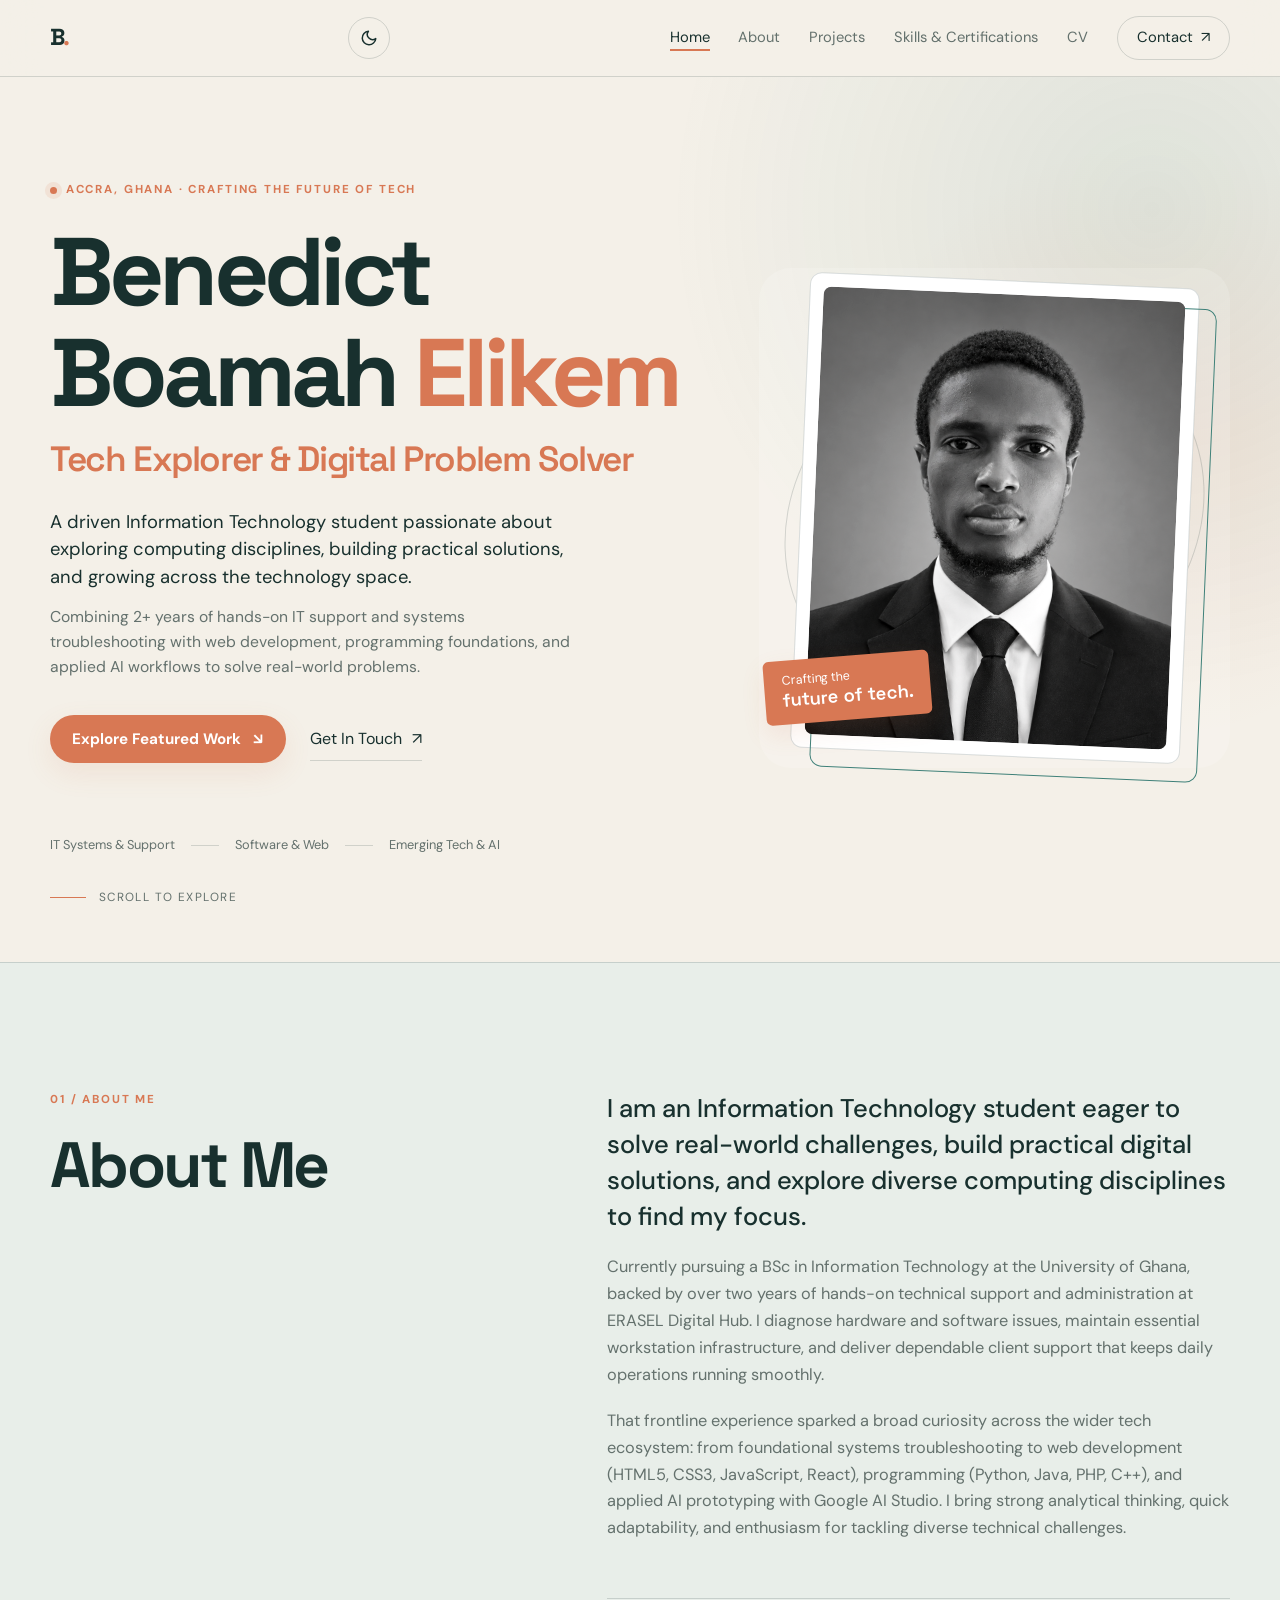
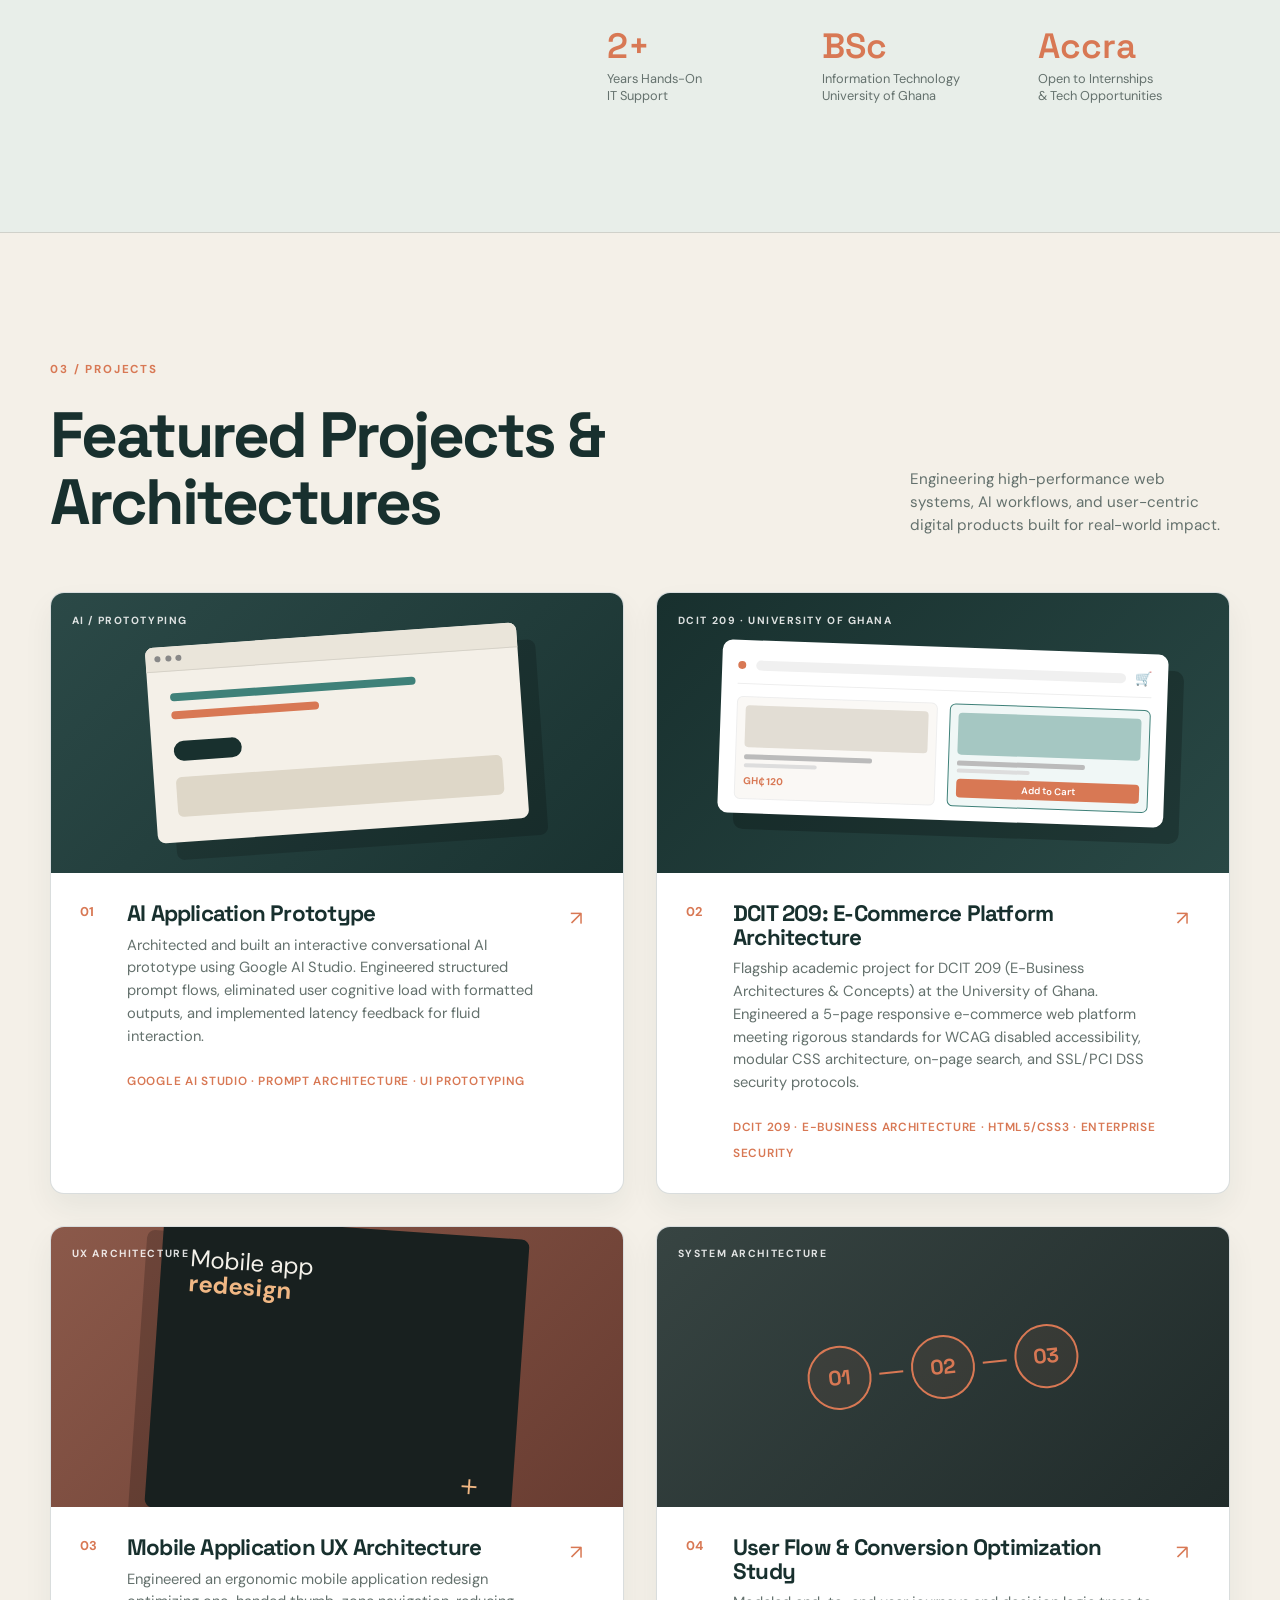
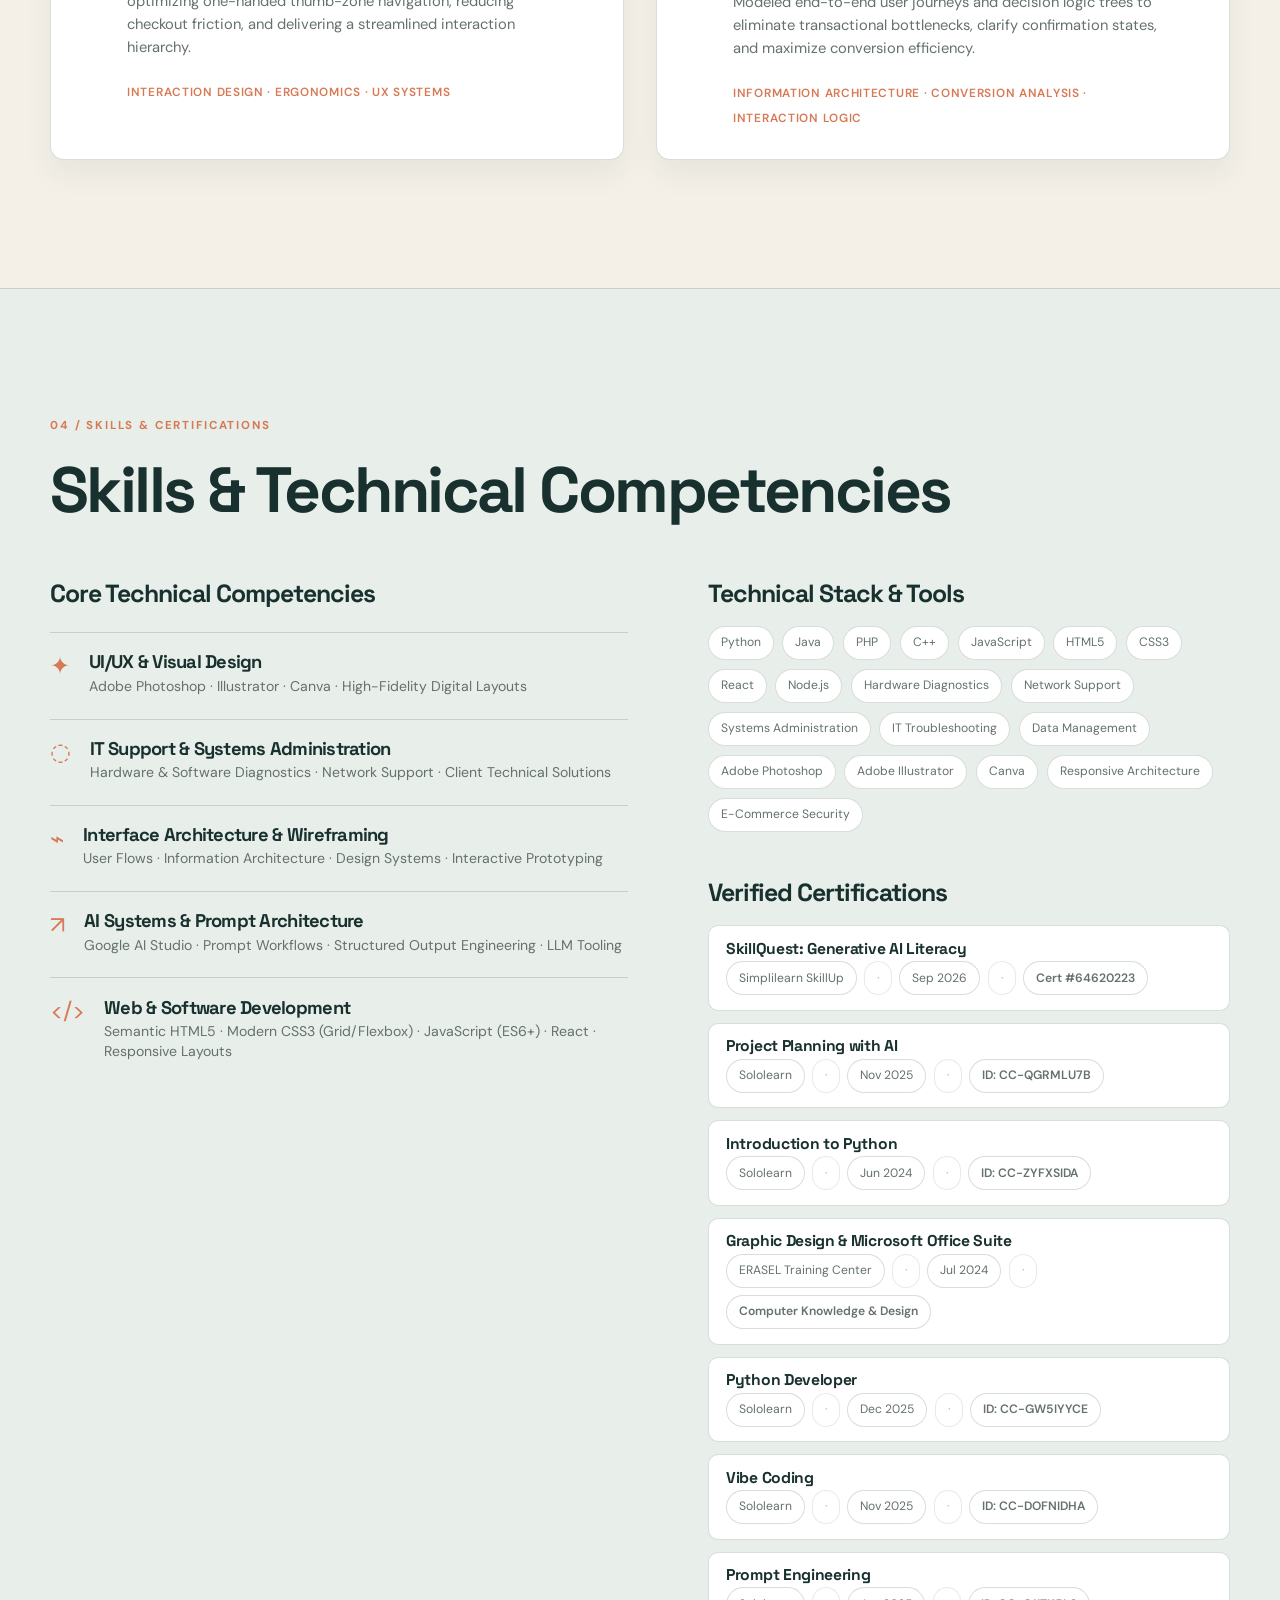
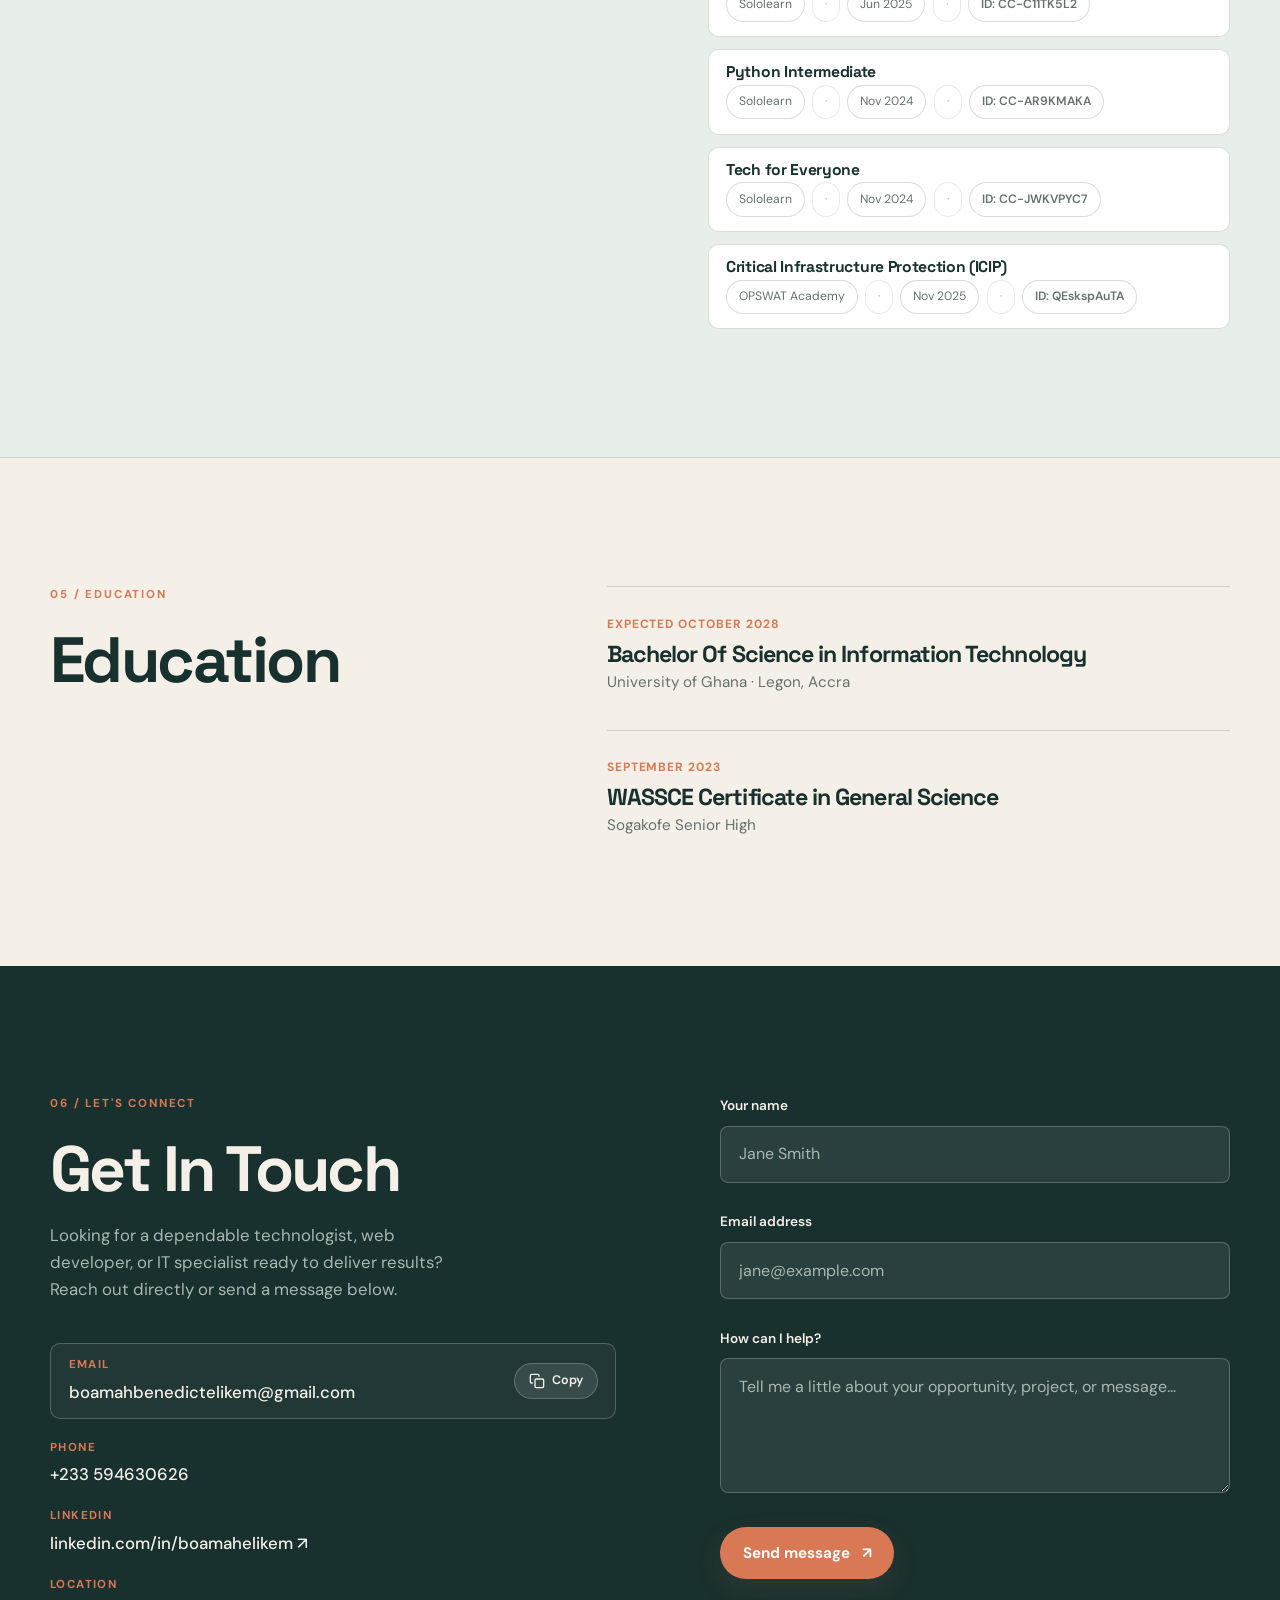
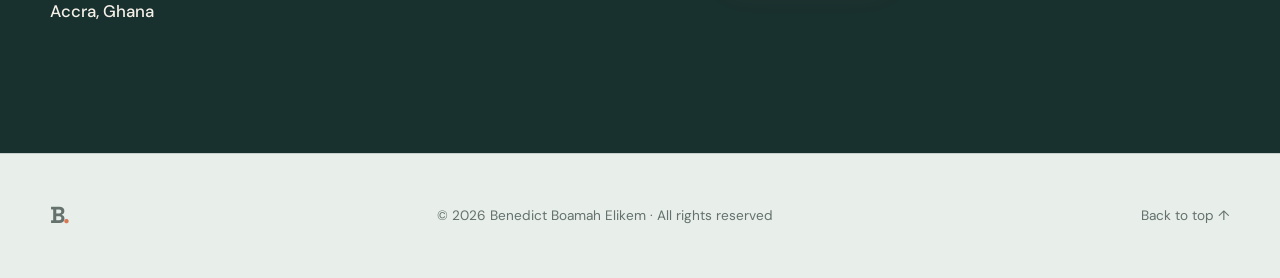
<file: index.html>
<!DOCTYPE html>
<html lang="en" data-theme="light">

<head>
    <meta charset="UTF-8" />
    <meta name="viewport" content="width=device-width, initial-scale=1.0" />
    <meta name="description" content="Portfolio of Benedict Boamah Elikem — Tech Explorer &amp; Digital Problem Solver in Accra, Ghana. Exploring systems, software development, IT support, and emerging technologies." />
    <title>Benedict Boamah Elikem | Crafting the Future of Tech</title>

    <!-- Favicon -->
    <link rel="icon" type="image/svg+xml" href="favicon.svg" />

    <!-- Open Graph & Social Previews -->
    <meta property="og:site_name" content="Benedict Boamah Elikem Portfolio" />
    <meta property="og:title" content="Benedict Boamah Elikem | Crafting the Future of Tech" />
    <meta property="og:description" content="Portfolio of Benedict Boamah Elikem — Tech Explorer &amp; Digital Problem Solver in Accra, Ghana. Exploring systems, software development, IT support, and emerging technologies." />
    <meta property="og:image" content="https://benedictboamah.tech/profile-picture.png" />
    <meta property="og:url" content="https://benedictboamah.tech" />
    <meta property="og:type" content="website" />
    <meta name="twitter:card" content="summary_large_image" />
    <meta name="twitter:title" content="Benedict Boamah Elikem | Crafting the Future of Tech" />
    <meta name="twitter:description" content="Portfolio of Benedict Boamah Elikem — Tech Explorer &amp; Digital Problem Solver in Accra, Ghana. Exploring systems, software development, IT support, and emerging technologies." />
    <meta name="twitter:image" content="https://benedictboamah.tech/profile-picture.png" />
    <meta name="theme-color" content="#18302e" />

    <!-- Google Fonts -->
    <link rel="preconnect" href="https://fonts.googleapis.com" />
    <link rel="preconnect" href="https://fonts.gstatic.com" crossorigin />
    <link href="https://fonts.googleapis.com/css2?family=DM+Sans:ital,wght@0,400;0,500;0,600;0,700;1,400&family=Space+Grotesk:wght@500;600;700&display=swap" rel="stylesheet" />
    <link rel="stylesheet" href="styles.css" />
</head>

<body>
    <header class="site-header">
        <div class="container nav-wrap">
            <a class="brand" href="#home" aria-label="Benedict Boamah Elikem home">B<span>.</span></a>

            <div class="nav-controls">
                <button id="theme-toggle" class="theme-toggle" type="button" aria-label="Toggle dark and light theme" title="Toggle dark/light mode">
                    <svg class="sun-icon" xmlns="http://www.w3.org/2000/svg" width="18" height="18" viewBox="0 0 24 24" fill="none" stroke="currentColor" stroke-width="2" stroke-linecap="round" stroke-linejoin="round" aria-hidden="true">
                        <circle cx="12" cy="12" r="5"></circle>
                        <line x1="12" y1="1" x2="12" y2="3"></line>
                        <line x1="12" y1="21" x2="12" y2="23"></line>
                        <line x1="4.22" y1="4.22" x2="5.64" y2="5.64"></line>
                        <line x1="18.36" y1="18.36" x2="19.78" y2="19.78"></line>
                        <line x1="1" y1="12" x2="3" y2="12"></line>
                        <line x1="21" y1="12" x2="23" y2="12"></line>
                        <line x1="4.22" y1="19.78" x2="5.64" y2="18.36"></line>
                        <line x1="18.36" y1="5.64" x2="19.78" y2="4.22"></line>
                    </svg>
                    <svg class="moon-icon" xmlns="http://www.w3.org/2000/svg" width="18" height="18" viewBox="0 0 24 24" fill="none" stroke="currentColor" stroke-width="2" stroke-linecap="round" stroke-linejoin="round" aria-hidden="true">
                        <path d="M21 12.79A9 9 0 1 1 11.21 3 7 7 0 0 0 21 12.79z"></path>
                    </svg>
                </button>

                <button class="menu-toggle" type="button" aria-expanded="false" aria-controls="site-nav">
                    <span class="menu-icon" aria-hidden="true"><span></span><span></span></span>
                    <span class="sr-only">Open menu</span>
                </button>
            </div>

            <nav id="site-nav" class="site-nav" aria-label="Main navigation">
                <a class="nav-link active" href="#home">Home</a>
                <a class="nav-link" href="#about">About</a>

                <a class="nav-link" href="#projects">Projects</a>
                <a class="nav-link" href="#skills">Skills &amp; Certifications</a>
                <a class="nav-link" href="cv.html">CV</a>
                <a class="nav-contact" href="#contact">Contact <span aria-hidden="true">↗</span></a>
            </nav>
        </div>
    </header>

    <main>
        <section id="home" class="hero section-shell">
            <div class="container hero-grid">
                <div class="hero-copy">
                    <p class="eyebrow"><span class="status-dot" aria-hidden="true"></span>Accra, Ghana · Crafting the Future of Tech</p>
                    <h1>Benedict Boamah <em>Elikem</em></h1>
                    <h2>Tech Explorer &amp; Digital Problem Solver</h2>
                    <p class="hero-lead">A driven Information Technology student passionate about exploring computing disciplines, building practical solutions, and growing across the technology space.</p>
                    <p class="hero-value">Combining 2+ years of hands-on IT support and systems troubleshooting with web development, programming foundations, and applied AI workflows to solve real-world problems.</p>
                    <div class="hero-actions">
                        <a class="button button-primary" href="#projects">Explore Featured Work <span aria-hidden="true">↘</span></a>
                        <a class="text-link" href="#contact">Get In Touch <span aria-hidden="true">↗</span></a>
                    </div>
                    <div class="hero-meta">
                        <span>IT Systems &amp; Support</span>
                        <span class="meta-line" aria-hidden="true"></span>
                        <span>Software &amp; Web</span>
                        <span class="meta-line" aria-hidden="true"></span>
                        <span>Emerging Tech &amp; AI</span>
                    </div>
                </div>
                <div class="hero-portrait">
                    <div class="portrait-frame">
                        <img src="profile-picture.png" alt="Portrait of Benedict Boamah Elikem" width="420" height="512" />
                        <div class="portrait-note"><span>Crafting the</span><strong>future of tech.</strong></div>
                    </div>
                    <span class="portrait-orbit orbit-one" aria-hidden="true"></span>
                    <span class="portrait-orbit orbit-two" aria-hidden="true"></span>
                </div>
            </div>
            <div class="container scroll-cue" aria-hidden="true"><span></span>Scroll to explore</div>
        </section>

        <section id="about" class="section-shell about-section">
            <div class="container split-layout about-layout">
                <div class="section-intro">
                    <p class="eyebrow">01 / About me</p>
                    <h2>About Me</h2>
                </div>
                <div class="about-content">
                    <p class="large-copy">I am an Information Technology student eager to solve real-world challenges, build practical digital solutions, and explore diverse computing disciplines to find my focus.</p>
                    <p class="body-copy">Currently pursuing a BSc in Information Technology at the University of Ghana, backed by over two years of hands-on technical support and administration at ERASEL Digital Hub. I diagnose hardware and software issues, maintain essential workstation infrastructure, and deliver dependable client support that keeps daily operations running smoothly.</p>
                    <p class="body-copy">That frontline experience sparked a broad curiosity across the wider tech ecosystem: from foundational systems troubleshooting to web development (HTML5, CSS3, JavaScript, React), programming (Python, Java, PHP, C++), and applied AI prototyping with Google AI Studio. I bring strong analytical thinking, quick adaptability, and enthusiasm for tackling diverse technical challenges.</p>
                    <div class="highlight-row">
                        <div><strong>2+</strong><span>Years Hands-On<br />IT Support</span></div>
                        <div><strong>BSc</strong><span>Information Technology<br />University of Ghana</span></div>
                        <div><strong>Accra</strong><span>Open to Internships<br />&amp; Tech Opportunities</span></div>
                    </div>
                </div>
            </div>
        </section>


        <section id="projects" class="section-shell work-section">
            <div class="container section-heading">
                <div>
                    <p class="eyebrow">03 / Projects</p>
                    <h2>Featured Projects &amp; Architectures</h2>
                </div>
                <p class="section-aside">Engineering high-performance web systems, AI workflows, and user-centric digital products built for real-world impact.</p>
            </div>
            <div class="container project-grid">
                <!-- Project 01: AI Application -->
                <div class="project-card" data-modal="modal-ai" role="button" tabindex="0" aria-haspopup="dialog" aria-label="View AI Application case study">
                    <div class="project-art art-one">
                        <span class="art-label">AI / PROTOTYPING</span>
                        <div class="art-window">
                            <div class="window-top"><i></i><i></i><i></i></div>
                            <div class="window-body">
                                <span class="art-line"></span>
                                <span class="art-line short"></span>
                                <span class="art-pill"></span>
                                <span class="art-block"></span>
                            </div>
                        </div>
                    </div>
                    <div class="project-info">
                        <span class="project-number">01</span>
                        <div>
                            <h3>AI Application Prototype</h3>
                            <p>Architected and built an interactive conversational AI prototype using Google AI Studio. Engineered structured prompt flows, eliminated user cognitive load with formatted outputs, and implemented latency feedback for fluid interaction.</p>
                            <span class="project-role">Google AI Studio · Prompt Architecture · UI Prototyping</span>
                        </div>
                        <span class="card-arrow" aria-hidden="true">↗</span>
                    </div>
                </div>

                <!-- Project 02: University E-Commerce Project (DCIT 209) -->
                <div class="project-card" data-modal="modal-ecommerce" role="button" tabindex="0" aria-haspopup="dialog" aria-label="View DCIT 209 E-Commerce Architecture project details">
                    <div class="project-art art-ecommerce">
                        <span class="art-label">DCIT 209 · UNIVERSITY OF GHANA</span>
                        <div class="store-mockup">
                            <div class="store-topbar">
                                <span class="store-dot"></span>
                                <span class="store-search-bar"></span>
                                <span class="store-cart-icon">🛒</span>
                            </div>
                            <div class="store-items">
                                <div class="store-card">
                                    <div class="store-card-img"></div>
                                    <div class="store-card-lines"><span class="line-sm"></span><span class="line-xs"></span></div>
                                    <span class="store-badge">GH₵ 120</span>
                                </div>
                                <div class="store-card active-item">
                                    <div class="store-card-img alt"></div>
                                    <div class="store-card-lines"><span class="line-sm"></span><span class="line-xs"></span></div>
                                    <span class="store-btn">Add to Cart</span>
                                </div>
                            </div>
                        </div>
                    </div>
                    <div class="project-info">
                        <span class="project-number">02</span>
                        <div>
                            <h3>DCIT 209: E-Commerce Platform Architecture</h3>
                            <p>Flagship academic project for DCIT 209 (E-Business Architectures &amp; Concepts) at the University of Ghana. Engineered a 5-page responsive e-commerce web platform meeting rigorous standards for WCAG disabled accessibility, modular CSS architecture, on-page search, and SSL/PCI DSS security protocols.</p>
                            <span class="project-role">DCIT 209 · E-Business Architecture · HTML5/CSS3 · Enterprise Security</span>
                        </div>
                        <span class="card-arrow" aria-hidden="true">↗</span>
                    </div>
                </div>

                <!-- Project 03: Mobile App UX Redesign -->
                <div class="project-card" data-modal="modal-redesign" role="button" tabindex="0" aria-haspopup="dialog" aria-label="View Mobile App Redesign details">
                    <div class="project-art art-two">
                        <span class="art-label">UX ARCHITECTURE</span>
                        <div class="support-shape">
                            <span>Mobile app<br /><strong>redesign</strong></span>
                            <i>＋</i>
                        </div>
                    </div>
                    <div class="project-info">
                        <span class="project-number">03</span>
                        <div>
                            <h3>Mobile Application UX Architecture</h3>
                            <p>Engineered an ergonomic mobile application redesign optimizing one-handed thumb-zone navigation, reducing checkout friction, and delivering a streamlined interaction hierarchy.</p>
                            <span class="project-role">Interaction Design · Ergonomics · UX Systems</span>
                        </div>
                        <span class="card-arrow" aria-hidden="true">↗</span>
                    </div>
                </div>

                <!-- Project 04: User Flow & Interaction Study -->
                <div class="project-card" data-modal="modal-flow" role="button" tabindex="0" aria-haspopup="dialog" aria-label="View User Flow Study details">
                    <div class="project-art art-three">
                        <span class="art-label">SYSTEM ARCHITECTURE</span>
                        <div class="flow-shape">
                            <span>01</span><b></b><span>02</span><b></b><span>03</span>
                        </div>
                    </div>
                    <div class="project-info">
                        <span class="project-number">04</span>
                        <div>
                            <h3>User Flow &amp; Conversion Optimization Study</h3>
                            <p>Modeled end-to-end user journeys and decision logic trees to eliminate transactional bottlenecks, clarify confirmation states, and maximize conversion efficiency.</p>
                            <span class="project-role">Information Architecture · Conversion Analysis · Interaction Logic</span>
                        </div>
                        <span class="card-arrow" aria-hidden="true">↗</span>
                    </div>
                </div>
            </div>
        </section>

        <section id="skills" class="section-shell skills-section">
            <div class="container section-heading">
                <div>
                    <p class="eyebrow">04 / Skills &amp; certifications</p>
                    <h2>Skills &amp; Technical Competencies</h2>
                </div>
            </div>
            <div class="container skills-columns">
                <div class="skills-panel">
                    <h3>Core Technical Competencies</h3>
                    <div class="skill-grid">
                        <div class="skill-item">
                            <span class="skill-icon">✦</span>
                            <div>
                                <h4>UI/UX &amp; Visual Design</h4>
                                <p>Adobe Photoshop · Illustrator · Canva · High-Fidelity Digital Layouts</p>
                            </div>
                        </div>
                        <div class="skill-item">
                            <span class="skill-icon">◌</span>
                            <div>
                                <h4>IT Support &amp; Systems Administration</h4>
                                <p>Hardware &amp; Software Diagnostics · Network Support · Client Technical Solutions</p>
                            </div>
                        </div>
                        <div class="skill-item">
                            <span class="skill-icon">⌁</span>
                            <div>
                                <h4>Interface Architecture &amp; Wireframing</h4>
                                <p>User Flows · Information Architecture · Design Systems · Interactive Prototyping</p>
                            </div>
                        </div>
                        <div class="skill-item">
                            <span class="skill-icon">↗</span>
                            <div>
                                <h4>AI Systems &amp; Prompt Architecture</h4>
                                <p>Google AI Studio · Prompt Workflows · Structured Output Engineering · LLM Tooling</p>
                            </div>
                        </div>
                        <div class="skill-item">
                            <span class="skill-icon">&lt;/&gt;</span>
                            <div>
                                <h4>Web &amp; Software Development</h4>
                                <p>Semantic HTML5 · Modern CSS3 (Grid/Flexbox) · JavaScript (ES6+) · React · Responsive Layouts</p>
                            </div>
                        </div>
                    </div>
                </div>

                <div class="skills-panel">
                    <h3>Technical Stack &amp; Tools</h3>
                    <div class="skill-tags">
                        <span>Python</span>
                        <span>Java</span>
                        <span>PHP</span>
                        <span>C++</span>
                        <span>JavaScript</span>
                        <span>HTML5</span>
                        <span>CSS3</span>
                        <span>React</span>
                        <span>Node.js</span>
                        <span>Hardware Diagnostics</span>
                        <span>Network Support</span>
                        <span>Systems Administration</span>
                        <span>IT Troubleshooting</span>
                        <span>Data Management</span>
                        <span>Adobe Photoshop</span>
                        <span>Adobe Illustrator</span>
                        <span>Canva</span>
                        <span>Responsive Architecture</span>
                        <span>E-Commerce Security</span>
                    </div>

                    <h3 class="cert-heading">Verified Certifications</h3>
                    <div class="cert-list">
                        <div class="cert-card">
                            <div class="cert-info">
                                <h4>SkillQuest: Generative AI Literacy</h4>
                                <div class="cert-meta">
                                    <span>Simplilearn SkillUp</span>
                                    <span class="meta-dot">·</span>
                                    <span>Sep 2026</span>
                                    <span class="meta-dot">·</span>
                                    <span class="cert-badge">Cert #64620223</span>
                                </div>
                            </div>
                        </div>

                        <div class="cert-card">
                            <div class="cert-info">
                                <h4>Project Planning with AI</h4>
                                <div class="cert-meta">
                                    <span>Sololearn</span>
                                    <span class="meta-dot">·</span>
                                    <span>Nov 2025</span>
                                    <span class="meta-dot">·</span>
                                    <span class="cert-badge">ID: CC-QGRMLU7B</span>
                                </div>
                            </div>
                        </div>

                        <div class="cert-card">
                            <div class="cert-info">
                                <h4>Introduction to Python</h4>
                                <div class="cert-meta">
                                    <span>Sololearn</span>
                                    <span class="meta-dot">·</span>
                                    <span>Jun 2024</span>
                                    <span class="meta-dot">·</span>
                                    <span class="cert-badge">ID: CC-ZYFXSIDA</span>
                                </div>
                            </div>
                        </div>

                        <div class="cert-card">
                            <div class="cert-info">
                                <h4>Graphic Design &amp; Microsoft Office Suite</h4>
                                <div class="cert-meta">
                                    <span>ERASEL Training Center</span>
                                    <span class="meta-dot">·</span>
                                    <span>Jul 2024</span>
                                    <span class="meta-dot">·</span>
                                    <span class="cert-badge">Computer Knowledge &amp; Design</span>
                                </div>
                            </div>
                        </div>

                        <div class="cert-card">
                            <div class="cert-info">
                                <h4>Python Developer</h4>
                                <div class="cert-meta">
                                    <span>Sololearn</span><span class="meta-dot">&middot;</span><span>Dec 2025</span><span class="meta-dot">&middot;</span><span class="cert-badge">ID: CC-GW5IYYCE</span>
                                </div>
                            </div>
                        </div>

                        <div class="cert-card">
                            <div class="cert-info">
                                <h4>Vibe Coding</h4>
                                <div class="cert-meta">
                                    <span>Sololearn</span><span class="meta-dot">&middot;</span><span>Nov 2025</span><span class="meta-dot">&middot;</span><span class="cert-badge">ID: CC-DOFNIDHA</span>
                                </div>
                            </div>
                        </div>

                        <div class="cert-card">
                            <div class="cert-info">
                                <h4>Prompt Engineering</h4>
                                <div class="cert-meta">
                                    <span>Sololearn</span><span class="meta-dot">&middot;</span><span>Jun 2025</span><span class="meta-dot">&middot;</span><span class="cert-badge">ID: CC-C11TK5L2</span>
                                </div>
                            </div>
                        </div>

                        <div class="cert-card">
                            <div class="cert-info">
                                <h4>Python Intermediate</h4>
                                <div class="cert-meta">
                                    <span>Sololearn</span><span class="meta-dot">&middot;</span><span>Nov 2024</span><span class="meta-dot">&middot;</span><span class="cert-badge">ID: CC-AR9KMAKA</span>
                                </div>
                            </div>
                        </div>

                        <div class="cert-card">
                            <div class="cert-info">
                                <h4>Tech for Everyone</h4>
                                <div class="cert-meta">
                                    <span>Sololearn</span><span class="meta-dot">&middot;</span><span>Nov 2024</span><span class="meta-dot">&middot;</span><span class="cert-badge">ID: CC-JWKVPYC7</span>
                                </div>
                            </div>
                        </div>

                        <div class="cert-card">
                            <div class="cert-info">
                                <h4>Critical Infrastructure Protection (ICIP)</h4>
                                <div class="cert-meta">
                                    <span>OPSWAT Academy</span>
                                    <span class="meta-dot">·</span>
                                    <span>Nov 2025</span>
                                    <span class="meta-dot">·</span>
                                    <span class="cert-badge">ID: QEskspAuTA</span>
                                </div>
                            </div>
                        </div>
                    </div>
                </div>
            </div>
        </section>

        <section id="education" class="section-shell education-section">
            <div class="container split-layout">
                <div class="section-intro">
                    <p class="eyebrow">05 / Education</p>
                    <h2>Education</h2>
                </div>
                <div class="education-list">
                    <div>
                        <span>Expected October 2028</span>
                        <h3>Bachelor Of Science in Information Technology</h3>
                        <p>University of Ghana · Legon, Accra</p>
                    </div>
                    <div>
                        <span>September 2023</span>
                        <h3>WASSCE Certificate in General Science</h3>
                        <p>Sogakofe Senior High</p>
                    </div>
                </div>
            </div>
        </section>

        <section id="contact" class="section-shell contact-section">
            <div class="container contact-grid">
                <div class="contact-copy">
                    <p class="eyebrow">06 / Let's connect</p>
                    <h2>Get In Touch</h2>
                    <p>Looking for a dependable technologist, web developer, or IT specialist ready to deliver results? Reach out directly or send a message below.</p>

                    <div class="direct-details">
                        <div class="email-detail-wrap">
                            <a href="mailto:boamahbenedictelikem@gmail.com" class="direct-item">
                                <span>Email</span>
                                <strong>boamahbenedictelikem@gmail.com</strong>
                            </a>
                            <button id="copy-email-btn" class="copy-email-btn" type="button" aria-label="Copy email address" title="Copy email address">
                                <svg class="copy-icon" xmlns="http://www.w3.org/2000/svg" width="16" height="16" viewBox="0 0 24 24" fill="none" stroke="currentColor" stroke-width="2" stroke-linecap="round" stroke-linejoin="round" aria-hidden="true">
                                    <rect x="9" y="9" width="13" height="13" rx="2" ry="2"></rect>
                                    <path d="M5 15H4a2 2 0 0 1-2-2V4a2 2 0 0 1 2-2h9a2 2 0 0 1 2 2v1"></path>
                                </svg>
                                <span class="copy-label">Copy</span>
                            </button>
                        </div>
                        <a href="tel:+233594630626" class="direct-item">
                            <span>Phone</span>
                            <strong>+233 594630626</strong>
                        </a>
                        <a href="https://www.linkedin.com/in/boamahelikem/" target="_blank" rel="noopener noreferrer" class="direct-item">
                            <span>LinkedIn</span>
                            <strong>linkedin.com/in/boamahelikem ↗</strong>
                        </a>
                        <div class="direct-item">
                            <span>Location</span>
                            <strong>Accra, Ghana</strong>
                        </div>
                    </div>
                </div>

                <form id="contact-form" class="contact-form" action="https://formspree.io/f/xzebljpp" method="POST" novalidate>
                    <input type="hidden" name="_subject" value="New portfolio contact message from benedictboamah.tech" />
                    <div class="form-row">
                        <label for="name">Your name</label>
                        <input id="name" name="name" type="text" autocomplete="name" placeholder="Jane Smith" required />
                        <span class="field-error" id="name-error"></span>
                    </div>
                    <div class="form-row">
                        <label for="email">Email address</label>
                        <input id="email" name="email" type="email" autocomplete="email" placeholder="jane@example.com" required />
                        <span class="field-error" id="email-error"></span>
                    </div>
                    <div class="form-row">
                        <label for="message">How can I help?</label>
                        <textarea id="message" name="message" rows="4" placeholder="Tell me a little about your opportunity, project, or message..." required></textarea>
                        <span class="field-error" id="message-error"></span>
                    </div>
                    <button class="button button-primary submit-button" type="submit">
                        <span class="button-label">Send message</span>
                        <span class="loading-spinner" aria-hidden="true"></span>
                        <span aria-hidden="true">↗</span>
                    </button>
                    <div id="form-status" class="form-status" role="status" aria-live="polite"></div>
                </form>
            </div>
        </section>
    </main>

    <!-- Modals for Case Studies & Projects -->
    <div id="modal-overlay" class="modal-overlay" aria-hidden="true">
        <div class="modal-container" role="dialog" aria-modal="true" aria-labelledby="modal-title">
            <button class="modal-close" type="button" aria-label="Close project modal">&times;</button>
            <div id="modal-body" class="modal-body">
                <!-- Dynamically populated via JS or template -->
            </div>
        </div>
    </div>

    <!-- Template Data for Modals -->
    <template id="tmpl-modal-ai">
        <div class="modal-header">
            <span class="modal-tag">Case Study · AI &amp; Prototyping</span>
            <h2 class="modal-title">AI Application Prototype</h2>
            <p class="modal-subtitle">Architecting conversational AI user flows and structured outputs using Google AI Studio.</p>
        </div>
        <div class="modal-meta-grid">
            <div><strong>Role</strong><span>Lead Developer &amp; Prompt Architect</span></div>
            <div><strong>Context</strong><span>Generative AI Systems Architecture</span></div>
            <div><strong>Tools</strong><span>Google AI Studio · Prompt Flow · HTML5/CSS3</span></div>
        </div>
        <div class="modal-section">
            <h3>The Challenge</h3>
            <p>Generative AI tools frequently return unstructured walls of text that overwhelm users and disrupt task completion. The objective of this prototype was to engineer conversational flows that prompt users effectively, provide transparent latency feedback, and format complex model outputs into digestible, interactive card components.</p>
        </div>
        <div class="modal-section">
            <h3>Design &amp; Implementation Approach</h3>
            <ul>
                <li><strong>Interactive Query Framing:</strong> Built guided prompt starters and contextual suggestions so users avoid the blank-canvas dilemma.</li>
                <li><strong>Response Scannability:</strong> Engineered structured visual card components for core takeaways, verified sources, and actionable next steps.</li>
                <li><strong>Latency Feedback:</strong> Implemented progressive loading indicators to keep users confident and informed during model inference.</li>
            </ul>
        </div>
        <div class="modal-section">
            <h3>Key Takeaway</h3>
            <p>Designing for AI requires more than model performance — it demands a predictable, transparent, and structured interaction model where the user always maintains complete agency.</p>
        </div>
        <div class="modal-cta">
            <a href="#contact" class="button button-primary modal-action-btn">Discuss this Project ↘</a>
        </div>
    </template>

    <template id="tmpl-modal-ecommerce">
        <div class="modal-header">
            <span class="modal-tag">DCIT 209 · University of Ghana Coursework</span>
            <h2 class="modal-title">DCIT 209: E-Commerce Architecture &amp; Platform</h2>
            <p class="modal-subtitle">A multi-page responsive web store and architectural study modeled for DCIT 209 (E-Business Architectures &amp; Concepts).</p>
        </div>
        <div class="modal-meta-grid">
            <div><strong>Role</strong><span>Front-End Engineer &amp; Web Architect</span></div>
            <div><strong>Course</strong><span>DCIT 209: E-Business Architectures</span></div>
            <div><strong>Tools</strong><span>HTML5 · External CSS3 · WCAG Accessibility · E-Business Analysis</span></div>
        </div>
        <div class="modal-section">
            <h3>Project Overview &amp; Task Brief</h3>
            <p>Designed and engineered as part of DCIT 209: E-Business Architectures and Concepts at the University of Ghana. The project required modeling a fully functional, multi-page prototype e-commerce website coupled with an extensive academic e-business analysis of an established enterprise organization.</p>
        </div>
        <div class="modal-section">
            <h3>Technical Implementation (Task 1 Architecture)</h3>
            <ul>
                <li><strong>5-Page Interlinked Architecture:</strong> Built a complete multi-page web application (Home, Catalog, Product Details, Cart/Checkout, About/Contact) interlinked with clean navigational structure.</li>
                <li><strong>Strict External CSS Standards:</strong> Adhered to zero inline styling and zero &lt;style&gt; elements, authoring a unified external CSS design system utilizing CSS Grid, Flexbox, box shadows, and hover micro-interactions.</li>
                <li><strong>Responsive Cross-Browser Layout:</strong> Tested across multiple browsers (Google Chrome, Microsoft Edge) and viewports, ensuring flawless horizontal viewing on 1024x768 desktop monitors and responsive media queries that transition the navigation from horizontal to a vertical mobile menu.</li>
                <li><strong>Accessibility for Disabled Users:</strong> Implemented dedicated accessibility features including screen-reader aria markup, semantic HTML landmarks, high-contrast states, and keyboard-first navigation.</li>
                <li><strong>Multimedia &amp; On-Page Search:</strong> Integrated background autoplay video streams, relevant social media buttons with embedded newsfeeds, and on-page search functionality for rapid content discovery.</li>
            </ul>
        </div>
        <div class="modal-section">
            <h3>E-Business Research &amp; Analysis (Tasks 2 to 5)</h3>
            <ul>
                <li><strong>SWOT &amp; PESTLE Analysis:</strong> Evaluated mentor e-commerce organization opportunities, regulatory challenges, and strategic market positioning.</li>
                <li><strong>Supply Chain &amp; Fulfilment:</strong> Examined customer growth bottlenecks and fulfillment strategies that sustain high service levels.</li>
                <li><strong>Social Community Channels:</strong> Researched social platforms driving community engagement and brand trust.</li>
                <li><strong>Security Compliance:</strong> Documented SSL (Secure Sockets Layer) encryption and PCI DSS (Payment Card Industry Data Security Standard) requirements for consumer payment confidence.</li>
            </ul>
        </div>
        <div class="modal-cta">
            <a href="#contact" class="button button-primary modal-action-btn">Discuss this Project ↘</a>
        </div>
    </template>

    <template id="tmpl-modal-redesign">
        <div class="modal-header">
            <span class="modal-tag">UX Architecture &amp; Ergonomics</span>
            <h2 class="modal-title">Mobile Application UX Architecture</h2>
            <p class="modal-subtitle">Investigating one-handed thumb-zone ergonomics and navigation hierarchy for everyday utility apps.</p>
        </div>
        <div class="modal-meta-grid">
            <div><strong>Role</strong><span>Product &amp; Interaction Designer</span></div>
            <div><strong>Focus</strong><span>Mobile Ergonomics &amp; User Flow</span></div>
            <div><strong>Tools</strong><span>Figma · Wireframing · Usability Testing</span></div>
        </div>
        <div class="modal-section">
            <h3>The Challenge</h3>
            <p>Many widely used mobile utility apps place primary action buttons in hard-to-reach top corners, creating friction for users operating devices with one hand on the move.</p>
        </div>
        <div class="modal-section">
            <h3>Design Principles</h3>
            <ul>
                <li><strong>Bottom-Sheet Navigation:</strong> Relocating core filters and CTAs into natural thumb zones.</li>
                <li><strong>Visual Hierarchy:</strong> Using progressive disclosure to avoid overwhelming users with unnecessary metadata on small screens.</li>
            </ul>
        </div>
        <div class="modal-cta">
            <a href="#contact" class="button button-primary modal-action-btn">Connect with me ↘</a>
        </div>
    </template>

    <template id="tmpl-modal-flow">
        <div class="modal-header">
            <span class="modal-tag">Information Architecture</span>
            <h2 class="modal-title">User Flow &amp; Conversion Optimization Study</h2>
            <p class="modal-subtitle">Mapping decision nodes to minimize user cognitive friction and checkout drop-off.</p>
        </div>
        <div class="modal-meta-grid">
            <div><strong>Role</strong><span>Systems &amp; UX Analyst</span></div>
            <div><strong>Focus</strong><span>Friction Auditing &amp; Flow Optimization</span></div>
            <div><strong>Tools</strong><span>Flowcharts · User Journey Maps</span></div>
        </div>
        <div class="modal-section">
            <h3>Key Insights</h3>
            <p>Auditing common drop-off points revealed that premature registration gates and ambiguous button labels were the primary drivers of user frustration. By establishing clear confirmation steps and progressive onboarding, completion confidence increased significantly.</p>
        </div>
        <div class="modal-cta">
            <a href="#contact" class="button button-primary modal-action-btn">Let's Discuss ↘</a>
        </div>
    </template>

    <!-- Floating Back to Top Button -->
    <a id="back-to-top" href="#home" class="floating-back-top" aria-label="Scroll back to top" title="Back to top">
        <svg xmlns="http://www.w3.org/2000/svg" width="20" height="20" viewBox="0 0 24 24" fill="none" stroke="currentColor" stroke-width="2.5" stroke-linecap="round" stroke-linejoin="round" aria-hidden="true">
            <line x1="12" y1="19" x2="12" y2="5"></line>
            <polyline points="5 12 12 5 19 12"></polyline>
        </svg>
    </a>

    <!-- Toast Notification -->
    <div id="toast" class="toast" role="status" aria-live="polite" aria-hidden="true"></div>

    <footer class="site-footer">
        <div class="container footer-inner">
            <a class="brand" href="#home" aria-label="Back to home">B<span>.</span></a>
            <p>© <span id="year"></span> Benedict Boamah Elikem · All rights reserved</p>
            <a href="#home" class="back-top">Back to top ↑</a>
        </div>
    </footer>

    <script src="script.js"></script>
</body>

</html>
</file>
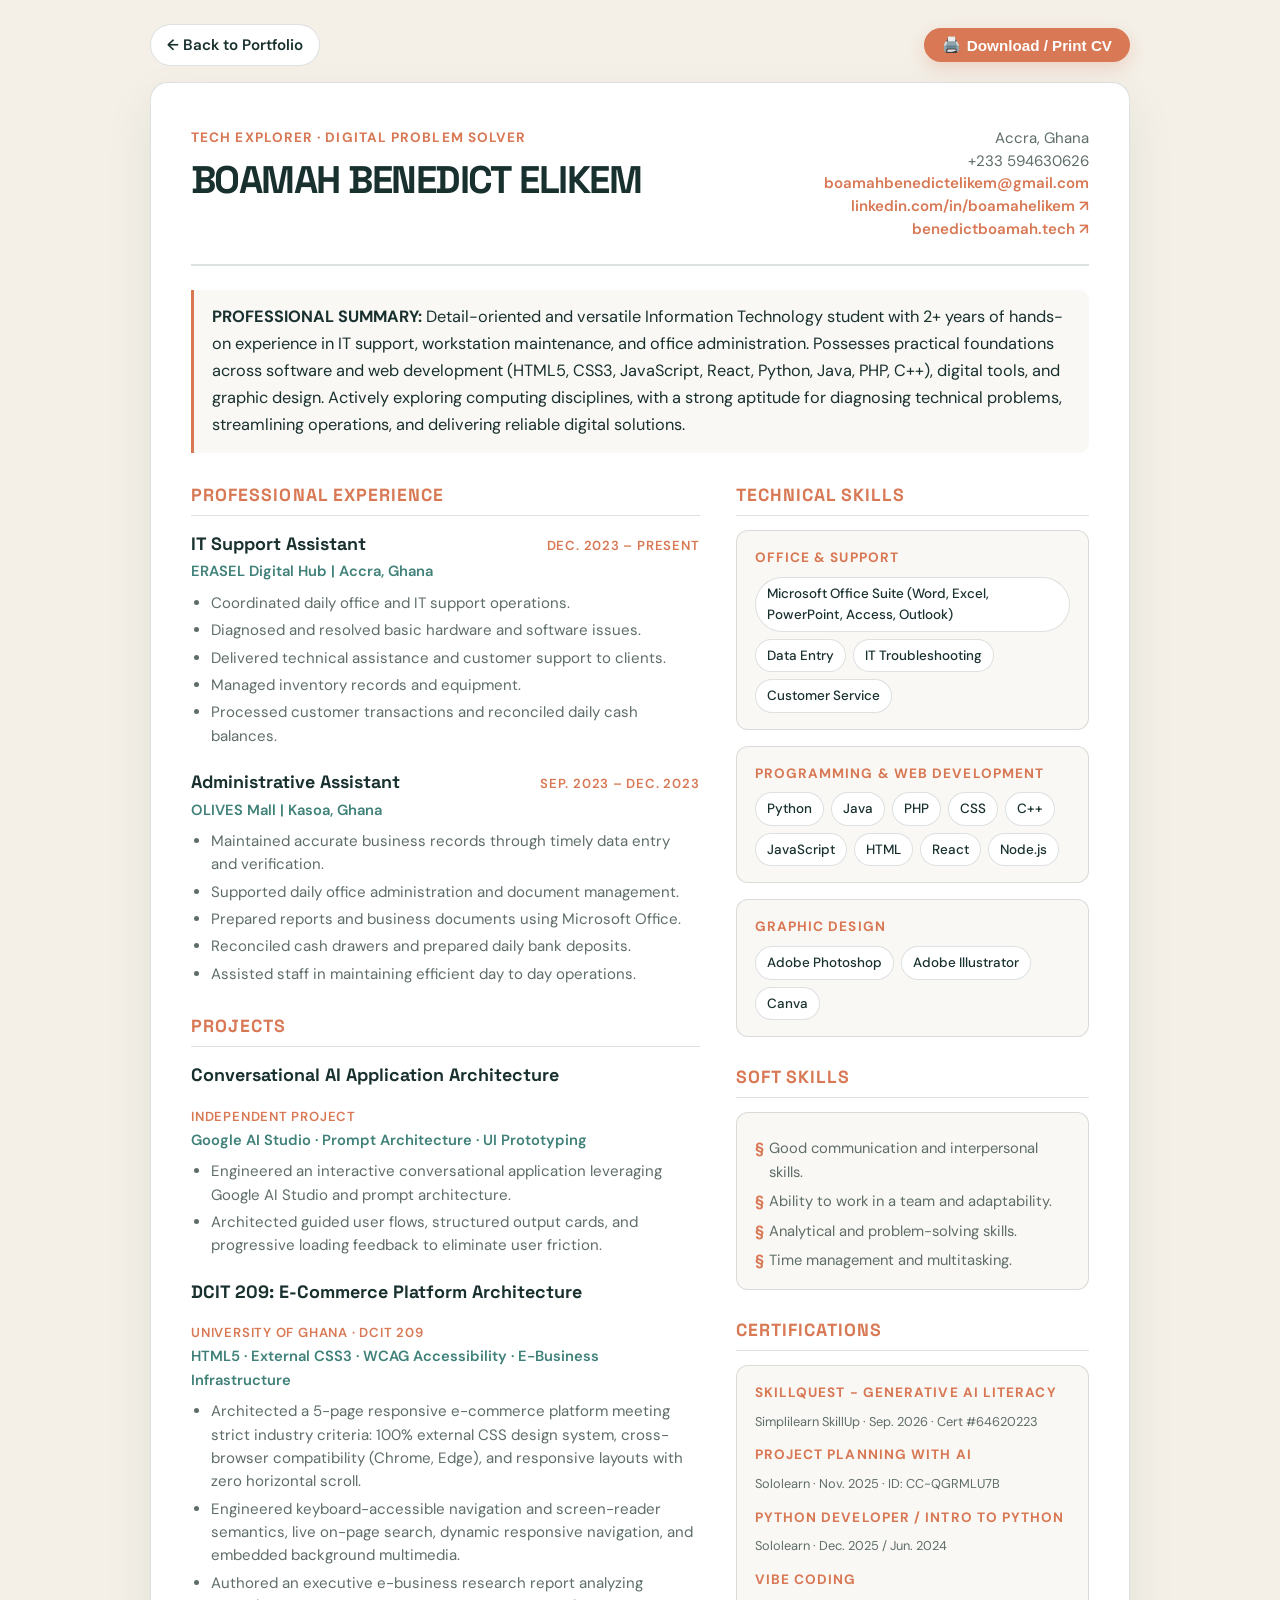
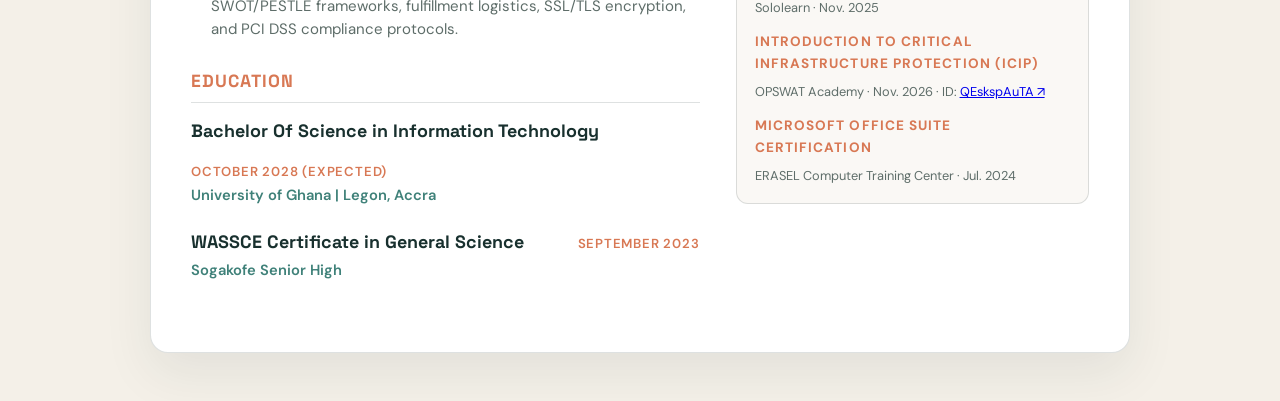
<file: cv.html>
<!DOCTYPE html>
<html lang="en">

<head>
    <meta charset="UTF-8" />
    <meta name="viewport" content="width=device-width, initial-scale=1.0" />
    <meta name="description" content="Curriculum Vitae of Boamah Benedict Elikem — Tech Explorer &amp; Digital Problem Solver based in Accra, Ghana." />
    <title>Benedict Boamah Elikem | Crafting the Future of Tech</title>

    <!-- Favicon -->
    <link rel="icon" type="image/svg+xml" href="favicon.svg" />

    <!-- Open Graph & Social -->
    <meta property="og:title" content="Boamah Benedict Elikem | Tech Explorer &amp; Digital Problem Solver" />
    <meta property="og:description" content="Curriculum Vitae of Boamah Benedict Elikem — Tech Explorer &amp; Digital Problem Solver based in Accra, Ghana." />
    <meta property="og:image" content="https://benedictboamah.tech/profile-picture.png" />
    <meta property="og:url" content="https://benedictboamah.tech/cv.html" />

    <link rel="preconnect" href="https://fonts.googleapis.com" />
    <link rel="preconnect" href="https://fonts.gstatic.com" crossorigin />
    <link href="https://fonts.googleapis.com/css2?family=DM+Sans:ital,wght@0,400;0,500;0,600;0,700;1,400&family=Space+Grotesk:wght@500;600;700&display=swap" rel="stylesheet" />

    <style>
        :root {
            --primary: #d87854;
            --primary-dark: #b85b37;
            --accent: #3f8179;
            --text: #18302e;
            --muted: #5e6d69;
            --bg: #f4f0e8;
            --card: #ffffff;
            --line: rgba(24, 48, 46, 0.14);
            --pill-bg: #eaf1ef;
        }

        * {
            box-sizing: border-box;
            margin: 0;
            padding: 0;
        }

        body {
            font-family: "DM Sans", -apple-system, BlinkMacSystemFont, "Segoe UI", Roboto, sans-serif;
            background: var(--bg);
            color: var(--text);
            line-height: 1.6;
            padding: 24px 16px 48px;
        }

        /* Top Action Bar */
        .action-bar {
            max-width: 980px;
            margin: 0 auto 16px;
            display: flex;
            justify-content: space-between;
            align-items: center;
        }

        .back-link {
            display: inline-flex;
            align-items: center;
            gap: 6px;
            color: var(--text);
            text-decoration: none;
            font-weight: 600;
            font-size: 0.95rem;
            padding: 8px 16px;
            border-radius: 99px;
            background: var(--card);
            border: 1px solid var(--line);
            transition: background 0.2s ease, color 0.2s ease, border-color 0.2s ease;
        }

        .back-link:hover {
            background: var(--primary);
            color: #ffffff;
            border-color: var(--primary);
        }

        .print-btn {
            display: inline-flex;
            align-items: center;
            gap: 6px;
            background: var(--primary);
            color: #ffffff;
            border: none;
            padding: 8px 18px;
            border-radius: 99px;
            font-weight: 600;
            font-size: 0.95rem;
            cursor: pointer;
            box-shadow: 0 6px 18px rgba(216, 120, 84, 0.25);
            transition: background 0.2s ease, transform 0.2s ease;
        }

        .print-btn:hover {
            background: var(--primary-dark);
            transform: translateY(-1px);
        }

        /* Main CV Page */
        .page {
            max-width: 980px;
            margin: 0 auto;
            background: var(--card);
            border: 1px solid var(--line);
            border-radius: 18px;
            box-shadow: 0 20px 50px rgba(24, 48, 46, 0.08);
            padding: 44px 40px;
        }

        .top {
            display: flex;
            justify-content: space-between;
            gap: 24px;
            border-bottom: 2px solid var(--line);
            padding-bottom: 24px;
            margin-bottom: 24px;
        }

        h1 {
            font-family: "Space Grotesk", sans-serif;
            margin: 0 0 6px;
            font-size: clamp(2rem, 3vw, 2.7rem);
            letter-spacing: -0.04em;
            color: var(--text);
            text-transform: uppercase;
        }

        .role {
            color: var(--primary);
            font-weight: 700;
            letter-spacing: 0.08em;
            text-transform: uppercase;
            font-size: 0.85rem;
        }

        .contact {
            text-align: right;
            font-size: 0.94rem;
            color: var(--muted);
            line-height: 1.5;
        }

        .contact a {
            color: var(--primary);
            text-decoration: none;
            font-weight: 600;
        }

        .contact a:hover {
            text-decoration: underline;
        }

        .summary {
            margin-bottom: 28px;
            color: var(--text);
            font-size: 1.02rem;
            line-height: 1.65;
            background: #faf8f5;
            border-left: 3px solid var(--primary);
            padding: 14px 18px;
            border-radius: 0 10px 10px 0;
        }

        .grid {
            display: grid;
            grid-template-columns: 1.18fr 0.82fr;
            gap: 36px;
        }

        .section {
            margin-bottom: 26px;
        }

        .section h2 {
            font-family: "Space Grotesk", sans-serif;
            font-size: 1.1rem;
            letter-spacing: 0.06em;
            text-transform: uppercase;
            color: var(--primary);
            margin: 0 0 14px;
            border-bottom: 1.5px solid var(--line);
            padding-bottom: 6px;
        }

        .job {
            margin-bottom: 20px;
        }

        .job-header {
            display: flex;
            justify-content: space-between;
            align-items: baseline;
            gap: 16px;
            flex-wrap: wrap;
        }

        .job-header h3 {
            margin: 0;
            font-size: 1.12rem;
            color: var(--text);
            font-family: "Space Grotesk", sans-serif;
        }

        .job-date {
            color: var(--primary);
            font-size: 0.82rem;
            font-weight: 600;
            text-transform: uppercase;
            letter-spacing: 0.06em;
        }

        .job-company {
            color: var(--accent);
            font-weight: 600;
            font-size: 0.92rem;
            margin: 2px 0 8px;
        }

        .job ul {
            margin: 8px 0 0 20px;
            color: var(--muted);
            font-size: 0.94rem;
            padding: 0;
            display: grid;
            gap: 4px;
        }

        .job ul li {
            line-height: 1.55;
        }

        /* Right Column */
        .meta {
            display: grid;
            gap: 16px;
        }

        .meta-box {
            background: #faf8f5;
            border: 1px solid var(--line);
            border-radius: 12px;
            padding: 16px 18px;
        }

        .meta-box strong {
            display: block;
            font-size: 0.85rem;
            text-transform: uppercase;
            letter-spacing: 0.08em;
            color: var(--primary);
            margin-bottom: 8px;
        }

        .certification {
            font-size: 0.92rem;
            color: var(--text);
        }

        .certification + .certification {
            margin-top: 12px;
        }

        .cert-date {
            display: block;
            font-size: 0.8rem;
            color: var(--muted);
            margin-top: 2px;
        }

        .skills {
            display: flex;
            flex-wrap: wrap;
            gap: 7px;
            margin-top: 8px;
        }

        .skills span {
            background: var(--card);
            color: var(--text);
            border: 1px solid var(--line);
            padding: 5px 11px;
            border-radius: 999px;
            font-size: 0.84rem;
            font-weight: 500;
        }

        .soft-skills-list {
            list-style: none;
            display: grid;
            gap: 6px;
            margin-top: 8px;
        }

        .soft-skills-list li {
            position: relative;
            padding-left: 14px;
            font-size: 0.92rem;
            color: var(--muted);
        }

        .soft-skills-list li::before {
            content: "§";
            position: absolute;
            left: 0;
            color: var(--primary);
            font-weight: 700;
        }

        /* Print Media Styles */
        @page {
            size: A4;
            margin: 9mm 10mm;
        }

        @media print {
            body {
                background: #ffffff;
                color: #000000;
                padding: 0;
                font-size: 9.15pt;
                line-height: 1.32;
                -webkit-print-color-adjust: exact;
                print-color-adjust: exact;
            }

            .action-bar {
                display: none !important;
            }

            .page {
                margin: 0;
                max-width: none;
                border: 0;
                border-radius: 0;
                box-shadow: none;
                padding: 0;
                /* Keeps the full CV within two A4 pages in Chromium print previews. */
                zoom: 0.9;
            }

            .top {
                gap: 14px;
                padding-bottom: 10px;
                margin-bottom: 10px;
            }

            h1 {
                font-size: 22pt;
                margin-bottom: 2px;
            }

            .role,
            .contact {
                font-size: 8.3pt;
            }

            .summary {
                margin-bottom: 12px;
                font-size: 8.8pt;
                line-height: 1.35;
            }

            .grid {
                gap: 18px;
            }

            .section {
                margin-bottom: 13px;
                break-inside: avoid;
                page-break-inside: avoid;
            }

            .section h2 {
                font-size: 9.4pt;
                margin-bottom: 7px;
                padding-bottom: 3px;
            }

            .job {
                margin-bottom: 9px;
                break-inside: avoid;
                page-break-inside: avoid;
            }

            .job-header {
                gap: 8px;
            }

            .job-header h3 {
                font-size: 9.4pt;
            }

            .job-date,
            .job-company {
                font-size: 8pt;
            }

            .job-company {
                margin: 1px 0 3px;
            }

            .job ul {
                margin: 3px 0 0 13px;
                font-size: 8.25pt;
                gap: 1px;
            }

            .job ul li {
                line-height: 1.27;
            }

            .meta {
                gap: 7px;
            }

            .meta-box {
                padding: 8px 9px;
                break-inside: avoid;
                page-break-inside: avoid;
            }

            .meta-box strong {
                font-size: 7.7pt;
                margin-bottom: 4px;
            }

            .skills {
                gap: 3px;
                margin-top: 3px;
            }

            .skills span {
                padding: 2px 5px;
                font-size: 7.35pt;
            }

            .soft-skills-list {
                gap: 2px;
                margin-top: 3px;
            }

            .soft-skills-list li,
            .certification {
                font-size: 8pt;
            }

            .certification + .certification {
                margin-top: 5px;
            }

            .cert-date {
                font-size: 7.3pt;
                margin-top: 0;
            }

            .summary {
                background: none;
                border-left-color: #000;
                padding: 8px 12px;
            }

            .meta-box {
                background: none;
                border-color: #ccc;
            }

            .skills span {
                border-color: #ccc;
            }
        }

        @media (max-width: 760px) {
            body {
                padding: 16px 12px;
            }

            .page {
                padding: 26px 20px;
                border-radius: 14px;
            }

            .top,
            .grid {
                display: block;
            }

            .contact {
                text-align: left;
                margin-top: 14px;
            }

            .right-col {
                margin-top: 28px;
            }
        }
    </style>
</head>

<body>
    <!-- Action Bar for Web Visitors -->
    <div class="action-bar">
        <a class="back-link" href="index.html">← Back to Portfolio</a>
        <button class="print-btn" onclick="window.print()" type="button" title="Print or save as PDF">
            <span>🖨️</span> Download / Print CV
        </button>
    </div>

    <div class="page">
        <div class="top">
            <div>
                <div class="role">Tech Explorer · Digital Problem Solver</div>
                <h1>Boamah Benedict Elikem</h1>
            </div>
            <div class="contact">
                <div>Accra, Ghana</div>
                <div>+233 594630626</div>
                <div><a href="mailto:boamahbenedictelikem@gmail.com">boamahbenedictelikem@gmail.com</a></div>
                <div><a href="https://www.linkedin.com/in/boamahelikem/" target="_blank" rel="noopener noreferrer">linkedin.com/in/boamahelikem ↗</a></div>
                <div><a href="https://benedictboamah.tech" target="_blank" rel="noopener noreferrer">benedictboamah.tech ↗</a></div>
            </div>
        </div>

        <div class="summary">
            <strong>PROFESSIONAL SUMMARY:</strong> Detail-oriented and versatile Information Technology student with 2+ years of hands-on experience in IT support, workstation maintenance, and office administration. Possesses practical foundations across software and web development (HTML5, CSS3, JavaScript, React, Python, Java, PHP, C++), digital tools, and graphic design. Actively exploring computing disciplines, with a strong aptitude for diagnosing technical problems, streamlining operations, and delivering reliable digital solutions.
        </div>

        <div class="grid">
            <main>
                <!-- Professional Experience -->
                <div class="section">
                    <h2>Professional Experience</h2>

                    <div class="job">
                        <div class="job-header">
                            <h3>IT Support Assistant</h3>
                            <span class="job-date">Dec. 2023 – Present</span>
                        </div>
                        <div class="job-company">ERASEL Digital Hub | Accra, Ghana</div>
                        <ul>
                            <li>Coordinated daily office and IT support operations.</li>
                            <li>Diagnosed and resolved basic hardware and software issues.</li>
                            <li>Delivered technical assistance and customer support to clients.</li>
                            <li>Managed inventory records and equipment.</li>
                            <li>Processed customer transactions and reconciled daily cash balances.</li>
                        </ul>
                    </div>

                    <div class="job">
                        <div class="job-header">
                            <h3>Administrative Assistant</h3>
                            <span class="job-date">Sep. 2023 – Dec. 2023</span>
                        </div>
                        <div class="job-company">OLIVES Mall | Kasoa, Ghana</div>
                        <ul>
                            <li>Maintained accurate business records through timely data entry and verification.</li>
                            <li>Supported daily office administration and document management.</li>
                            <li>Prepared reports and business documents using Microsoft Office.</li>
                            <li>Reconciled cash drawers and prepared daily bank deposits.</li>
                            <li>Assisted staff in maintaining efficient day to day operations.</li>
                        </ul>
                    </div>
                </div>

                <!-- Projects Section -->
                <div class="section">
                    <h2>Projects</h2>

                    <div class="job">
                        <div class="job-header">
                            <h3>Conversational AI Application Architecture</h3>
                            <span class="job-date">Independent Project</span>
                        </div>
                        <div class="job-company">Google AI Studio · Prompt Architecture · UI Prototyping</div>
                        <ul>
                            <li>Engineered an interactive conversational application leveraging Google AI Studio and prompt architecture.</li>
                            <li>Architected guided user flows, structured output cards, and progressive loading feedback to eliminate user friction.</li>
                        </ul>
                    </div>

                    <div class="job">
                        <div class="job-header">
                            <h3>DCIT 209: E-Commerce Platform Architecture</h3>
                            <span class="job-date">University of Ghana · DCIT 209</span>
                        </div>
                        <div class="job-company">HTML5 · External CSS3 · WCAG Accessibility · E-Business Infrastructure</div>
                        <ul>
                            <li>Architected a 5-page responsive e-commerce platform meeting strict industry criteria: 100% external CSS design system, cross-browser compatibility (Chrome, Edge), and responsive layouts with zero horizontal scroll.</li>
                            <li>Engineered keyboard-accessible navigation and screen-reader semantics, live on-page search, dynamic responsive navigation, and embedded background multimedia.</li>
                            <li>Authored an executive e-business research report analyzing SWOT/PESTLE frameworks, fulfillment logistics, SSL/TLS encryption, and PCI DSS compliance protocols.</li>
                        </ul>
                    </div>
                </div>

                <!-- Education Section -->
                <div class="section">
                    <h2>Education</h2>
                    <div class="job">
                        <div class="job-header">
                            <h3>Bachelor Of Science in Information Technology</h3>
                            <span class="job-date">October 2028 (Expected)</span>
                        </div>
                        <div class="job-company">University of Ghana | Legon, Accra</div>
                    </div>
                    <div class="job">
                        <div class="job-header">
                            <h3>WASSCE Certificate in General Science</h3>
                            <span class="job-date">September 2023</span>
                        </div>
                        <div class="job-company">Sogakofe Senior High</div>
                    </div>
                </div>
            </main>

            <aside class="right-col">
                <!-- Technical Skills -->
                <div class="section">
                    <h2>Technical Skills</h2>
                    <div class="meta">
                        <div class="meta-box">
                            <strong>Office &amp; Support</strong>
                            <div class="skills">
                                <span>Microsoft Office Suite (Word, Excel, PowerPoint, Access, Outlook)</span>
                                <span>Data Entry</span>
                                <span>IT Troubleshooting</span>
                                <span>Customer Service</span>
                            </div>
                        </div>

                        <div class="meta-box">
                            <strong>Programming &amp; Web Development</strong>
                            <div class="skills">
                                <span>Python</span>
                                <span>Java</span>
                                <span>PHP</span>
                                <span>CSS</span>
                                <span>C++</span>
                                <span>JavaScript</span>
                                <span>HTML</span>
                                <span>React</span>
                                <span>Node.js</span>
                            </div>
                        </div>

                        <div class="meta-box">
                            <strong>Graphic Design</strong>
                            <div class="skills">
                                <span>Adobe Photoshop</span>
                                <span>Adobe Illustrator</span>
                                <span>Canva</span>
                            </div>
                        </div>
                    </div>
                </div>

                <!-- Soft Skills -->
                <div class="section">
                    <h2>Soft Skills</h2>
                    <div class="meta-box">
                        <ul class="soft-skills-list">
                            <li>Good communication and interpersonal skills.</li>
                            <li>Ability to work in a team and adaptability.</li>
                            <li>Analytical and problem-solving skills.</li>
                            <li>Time management and multitasking.</li>
                        </ul>
                    </div>
                </div>

                <!-- Certifications -->
                <div class="section">
                    <h2>Certifications</h2>
                    <div class="meta-box">
                        <div class="certification">
                            <strong>SkillQuest - Generative AI Literacy</strong>
                            <span class="cert-date">Simplilearn SkillUp · Sep. 2026 · Cert #64620223</span>
                        </div>
                        <div class="certification">
                            <strong>Project Planning with AI</strong>
                            <span class="cert-date">Sololearn · Nov. 2025 · ID: CC-QGRMLU7B</span>
                        </div>
                        <div class="certification">
                            <strong>Python Developer / Intro to Python</strong>
                            <span class="cert-date">Sololearn · Dec. 2025 / Jun. 2024</span>
                        </div>
                        <div class="certification">
                            <strong>Vibe Coding</strong>
                            <span class="cert-date">Sololearn · Nov. 2025</span>
                        </div>
                        <div class="certification">
                            <strong>Introduction to Critical Infrastructure Protection (ICIP)</strong>
                            <span class="cert-date">OPSWAT Academy · Nov. 2026 · ID: <a href="https://learn.opswatacademy.com/certificate/QEskspAuTA" target="_blank" rel="noopener noreferrer">QEskspAuTA ↗</a></span>
                        </div>
                        <div class="certification">
                            <strong>Microsoft Office Suite Certification</strong>
                            <span class="cert-date">ERASEL Computer Training Center · Jul. 2024</span>
                        </div>
                    </div>
                </div>
            </aside>
        </div>
    </div>
</body>

</html>
</file>
<file: styles.css>
/* ==========================================================================
   Design System & CSS Custom Properties
   ========================================================================== */
:root {
    --bg: #f4f0e8;
    --bg-soft: #e8eee9;
    --card: #ffffff;
    --text: #18302e;
    --muted: #64716d;
    --line: rgba(24, 48, 46, 0.16);
    --accent: #d87854;
    --accent-soft: rgba(216, 120, 84, 0.12);
    --focus: #9b4e36;
    --teal: #3f8179;
    --teal-soft: rgba(63, 129, 121, 0.12);
    --nav-bg: rgba(244, 240, 232, 0.92);
    --nav-mobile-bg: rgba(244, 240, 232, 0.98);
    --contact-bg: #18302e;
    --contact-text: #f4f0e8;
    --contact-muted: #a8b7af;
    --contact-input-bg: rgba(255, 255, 255, 0.08);
    --contact-input-border: rgba(255, 255, 255, 0.22);
    --card-shadow: 0 14px 30px rgba(24, 48, 46, 0.06);
    --card-shadow-hover: 0 20px 42px rgba(24, 48, 46, 0.13);
    --modal-overlay-bg: rgba(24, 48, 46, 0.72);
    --modal-card-bg: #ffffff;
    --max: 1180px;
}

[data-theme="dark"] {
    --bg: #121716;
    --bg-soft: #18201f;
    --card: #1c2624;
    --text: #eff5f2;
    --muted: #9aa8a3;
    --line: rgba(239, 245, 242, 0.12);
    --accent: #e88d6c;
    --accent-soft: rgba(232, 141, 108, 0.18);
    --focus: #f3a88c;
    --teal: #52a399;
    --teal-soft: rgba(82, 163, 153, 0.16);
    --nav-bg: rgba(18, 23, 22, 0.92);
    --nav-mobile-bg: rgba(18, 23, 22, 0.98);
    --contact-bg: #101413;
    --contact-text: #eff5f2;
    --contact-muted: #8d9c97;
    --contact-input-bg: rgba(255, 255, 255, 0.05);
    --contact-input-border: rgba(255, 255, 255, 0.16);
    --card-shadow: 0 14px 30px rgba(0, 0, 0, 0.35);
    --card-shadow-hover: 0 20px 42px rgba(0, 0, 0, 0.5);
    --modal-overlay-bg: rgba(0, 0, 0, 0.82);
    --modal-card-bg: #1c2624;
}

/* ==========================================================================
   Base & Reset
   ========================================================================== */
* {
    box-sizing: border-box;
    margin: 0;
    padding: 0;
}

html {
    scroll-behavior: smooth;
}

body {
    background: var(--bg);
    color: var(--text);
    font-family: "DM Sans", sans-serif;
    line-height: 1.6;
    overflow-x: hidden;
    transition: background-color 0.3s ease, color 0.3s ease;
}

a {
    color: inherit;
    text-decoration: none;
}

button, input, textarea {
    font: inherit;
}

img {
    display: block;
    max-width: 100%;
}

.container {
    width: min(var(--max), calc(100% - 3rem));
    margin: 0 auto;
}

.section-shell {
    padding: 8rem 0;
}

.sr-only {
    position: absolute;
    width: 1px;
    height: 1px;
    padding: 0;
    margin: -1px;
    overflow: hidden;
    clip: rect(0, 0, 0, 0);
    white-space: nowrap;
    border: 0;
}

h1, h2, h3, h4 {
    font-family: "Space Grotesk", sans-serif;
    letter-spacing: -.04em;
    line-height: 1.05;
}

h1 em, h2 span, .contact-copy em {
    color: var(--accent);
    font-style: normal;
}

.eyebrow {
    color: var(--accent);
    text-transform: uppercase;
    letter-spacing: .16em;
    font-size: .72rem;
    font-weight: 700;
    margin-bottom: 1.4rem;
    display: flex;
    align-items: center;
}

.status-dot {
    display: inline-block;
    width: 7px;
    height: 7px;
    border-radius: 50%;
    background: var(--accent);
    margin-right: .55rem;
    box-shadow: 0 0 0 5px var(--accent-soft);
}

/* ==========================================================================
   Header & Navigation
   ========================================================================== */
.site-header {
    position: sticky;
    top: 0;
    z-index: 50;
    background: var(--nav-bg);
    border-bottom: 1px solid var(--line);
    -webkit-backdrop-filter: blur(18px);
    backdrop-filter: blur(18px);
    transition: background 0.3s ease, border-color 0.3s ease;
}

.nav-wrap {
    min-height: 76px;
    display: flex;
    align-items: center;
    justify-content: space-between;
    gap: 1.5rem;
}

.brand {
    font: 700 1.45rem/1 "Space Grotesk", sans-serif;
    letter-spacing: -.08em;
}

.brand span {
    color: var(--accent);
}

.nav-controls {
    display: flex;
    align-items: center;
    gap: 0.75rem;
}

.theme-toggle {
    background: transparent;
    border: 1px solid var(--line);
    color: var(--text);
    width: 42px;
    height: 42px;
    border-radius: 50%;
    display: grid;
    place-items: center;
    cursor: pointer;
    transition: transform 0.2s ease, border-color 0.2s ease, color 0.2s ease, background 0.2s ease;
}

.theme-toggle:hover {
    border-color: var(--accent);
    color: var(--accent);
    transform: rotate(15deg);
}

[data-theme="light"] .theme-toggle .sun-icon {
    display: none;
}

[data-theme="light"] .theme-toggle .moon-icon {
    display: block;
}

[data-theme="dark"] .theme-toggle .sun-icon {
    display: block;
}

[data-theme="dark"] .theme-toggle .moon-icon {
    display: none;
}

.site-nav {
    display: flex;
    align-items: center;
    gap: 1.8rem;
    color: var(--muted);
    font-size: .92rem;
}

.site-nav a {
    min-height: 44px;
    display: inline-flex;
    align-items: center;
    position: relative;
    transition: color .2s ease;
}

.site-nav a::after {
    content: "";
    position: absolute;
    bottom: .55rem;
    left: 0;
    width: 100%;
    height: 2px;
    background: var(--accent);
    transform: scaleX(0);
    transform-origin: left;
    transition: transform .2s ease;
}

.site-nav a:hover,
.site-nav a:focus-visible,
.site-nav a.active {
    color: var(--text);
}

.site-nav a:hover::after,
.site-nav a:focus-visible::after,
.site-nav a.active::after {
    transform: scaleX(1);
}

.nav-contact {
    border: 1px solid var(--line);
    border-radius: 99px;
    padding: 0 1.2rem;
    color: var(--text) !important;
    gap: .5rem;
}

.nav-contact::after {
    display: none !important;
}

.nav-contact:hover {
    background: var(--accent);
    color: #ffffff !important;
    border-color: var(--accent);
}

.menu-toggle {
    display: none;
    border: 1px solid var(--line);
    background: transparent;
    color: var(--text);
    min-width: 42px;
    min-height: 42px;
    border-radius: 8px;
    cursor: pointer;
}

.menu-icon {
    display: grid;
    gap: 5px;
    justify-items: end;
}

.menu-icon span {
    display: block;
    width: 18px;
    height: 1.5px;
    background: currentColor;
}

.menu-icon span:last-child {
    width: 12px;
}

/* ==========================================================================
   Hero Section
   ========================================================================== */
.hero {
    min-height: calc(100vh - 76px);
    padding-top: 6.5rem;
    padding-bottom: 3.5rem;
    position: relative;
    display: flex;
    flex-direction: column;
    justify-content: center;
    overflow: hidden;
    background: radial-gradient(circle at 90% 15%, var(--teal-soft), transparent 35%), var(--bg);
}

.hero::before {
    content: "";
    position: absolute;
    width: 50vw;
    height: 50vw;
    right: -15vw;
    top: 5%;
    background: radial-gradient(circle, var(--accent-soft), transparent 66%);
    pointer-events: none;
}

.hero-grid {
    display: grid;
    grid-template-columns: 1.15fr .85fr;
    gap: 4.5rem;
    align-items: center;
}

h1 {
    font-size: clamp(3.2rem, 7.5vw, 6.8rem);
    max-width: 850px;
    letter-spacing: -.05em;
}

.hero-copy h2 {
    color: var(--accent);
    font: 600 clamp(1.4rem, 2.8vw, 2.2rem)/1.15 "Space Grotesk", sans-serif;
    margin-top: 1rem;
}

.hero-lead {
    max-width: 520px;
    color: var(--text);
    font-size: 1.15rem;
    margin-top: 1.8rem;
    line-height: 1.5;
}

.hero-value {
    max-width: 520px;
    color: var(--muted);
    font-size: .98rem;
    margin-top: .8rem;
    line-height: 1.6;
}

.hero-actions {
    display: flex;
    align-items: center;
    flex-wrap: wrap;
    gap: 1.5rem;
    margin-top: 2.2rem;
}

.button {
    min-height: 48px;
    border: 0;
    border-radius: 99px;
    padding: .75rem 1.4rem;
    display: inline-flex;
    align-items: center;
    justify-content: center;
    gap: .75rem;
    font-weight: 700;
    font-size: .95rem;
    cursor: pointer;
    transition: transform .2s ease, background .2s ease, color .2s ease, box-shadow .2s ease;
}

.button-primary {
    background: var(--accent);
    color: #ffffff;
    box-shadow: 0 10px 28px var(--accent-soft);
}

.button-primary:hover {
    background: var(--focus);
    transform: translateY(-2px);
    box-shadow: 0 14px 34px rgba(216, 120, 84, 0.3);
}

.text-link {
    min-height: 44px;
    display: inline-flex;
    align-items: center;
    gap: .65rem;
    color: var(--text);
    border-bottom: 1px solid var(--line);
    transition: color .2s ease, border-color .2s ease;
}

.text-link:hover,
.text-link:focus-visible {
    color: var(--accent);
    border-color: var(--accent);
}

.hero-meta {
    display: flex;
    align-items: center;
    gap: 1rem;
    color: var(--muted);
    font-size: .8rem;
    margin-top: 4.5rem;
}

.meta-line {
    width: 28px;
    height: 1px;
    background: var(--line);
}

.hero-portrait {
    min-height: 500px;
    position: relative;
    display: grid;
    place-items: center;
    background: rgba(255, 255, 255, 0.15);
    border-radius: 2rem;
}

.portrait-frame {
    position: relative;
    width: min(100%, 390px);
    aspect-ratio: .82;
    padding: .8rem;
    border: 1px solid var(--line);
    transform: rotate(2.5deg);
    z-index: 2;
    background: var(--card);
    border-radius: 12px;
}

.portrait-frame::before {
    content: "";
    position: absolute;
    inset: 1.2rem -1.2rem -1.2rem 1.2rem;
    border: 1.5px solid var(--teal);
    border-radius: 12px;
    z-index: -1;
}

.portrait-frame img {
    width: 100%;
    height: 100%;
    object-fit: cover;
    border-radius: 8px;
    filter: saturate(.8) contrast(1.05);
}

.portrait-note {
    position: absolute;
    left: -1.8rem;
    bottom: 1.8rem;
    padding: .8rem 1.1rem;
    background: var(--accent);
    color: #ffffff;
    transform: rotate(-7deg);
    font-size: .78rem;
    line-height: 1.25;
    border-radius: 6px;
    box-shadow: 0 10px 24px var(--accent-soft);
}

.portrait-note span, .portrait-note strong {
    display: block;
}

.portrait-note strong {
    font: 600 1.15rem "Space Grotesk", sans-serif;
}

.portrait-orbit {
    position: absolute;
    border: 1px solid var(--line);
    border-radius: 50%;
    width: 92%;
    height: 74%;
    transform: rotate(-28deg);
}

.orbit-two {
    width: 78%;
    height: 88%;
    transform: rotate(28deg);
    border-color: var(--teal-soft);
}

.scroll-cue {
    color: var(--muted);
    font-size: .74rem;
    letter-spacing: .12em;
    text-transform: uppercase;
    display: flex;
    align-items: center;
    gap: .8rem;
    margin-top: 2rem;
}

.scroll-cue span {
    display: inline-block;
    width: 36px;
    height: 1px;
    background: var(--accent);
}

/* ==========================================================================
   About Section
   ========================================================================== */
.about-section {
    border-top: 1px solid var(--line);
    background: var(--bg-soft);
}

.split-layout {
    display: grid;
    grid-template-columns: .85fr 1.15fr;
    gap: 6rem;
}

.section-intro h2,
.section-heading h2,
.contact-copy h2 {
    font-size: clamp(2.6rem, 5vw, 4.6rem);
}

.large-copy {
    font-size: clamp(1.25rem, 2vw, 1.6rem);
    line-height: 1.4;
    max-width: 700px;
    color: var(--text);
    font-weight: 500;
}

.body-copy {
    color: var(--muted);
    font-size: 1.02rem;
    line-height: 1.65;
    margin-top: 1.2rem;
    max-width: 700px;
}

.highlight-row {
    display: grid;
    grid-template-columns: repeat(3, 1fr);
    gap: 1.5rem;
    border-top: 1px solid var(--line);
    margin-top: 3.5rem;
    padding-top: 1.8rem;
}

.highlight-row div {
    display: flex;
    flex-direction: column;
    gap: .4rem;
}

.highlight-row strong {
    color: var(--accent);
    font: 600 2.2rem/1 "Space Grotesk", sans-serif;
}

.highlight-row span {
    color: var(--muted);
    font-size: .8rem;
    line-height: 1.35;
}

/* ==========================================================================
   Experience Section
   ========================================================================== */
.experience-section {
    background: var(--bg);
    border-top: 1px solid var(--line);
}

.section-heading {
    display: flex;
    align-items: flex-end;
    justify-content: space-between;
    gap: 2rem;
    margin-bottom: 3.5rem;
}

.section-aside {
    color: var(--muted);
    max-width: 320px;
    font-size: .95rem;
    line-height: 1.5;
}

.experience-list {
    display: grid;
    gap: 1rem;
}

.experience-item {
    display: grid;
    grid-template-columns: 150px 1fr 28px;
    gap: 2.2rem;
    border-top: 1px solid var(--line);
    padding: 2.2rem 0;
    transition: border-color .2s ease;
}

.experience-date {
    color: var(--accent);
    font-size: .78rem;
    letter-spacing: .08em;
    text-transform: uppercase;
    font-weight: 700;
}

.experience-date span {
    color: var(--muted);
    font-weight: 400;
}

.experience-company {
    color: var(--accent);
    font-size: .8rem;
    letter-spacing: .08em;
    text-transform: uppercase;
    font-weight: 600;
    margin-bottom: .6rem;
}

.experience-item h3 {
    font-size: 1.5rem;
    margin-bottom: .6rem;
    color: var(--text);
}

.experience-description {
    color: var(--muted);
    max-width: 720px;
    line-height: 1.6;
}

.experience-arrow {
    color: var(--accent);
    font-size: 1.3rem;
}

.tag-row, .skill-tags, .cert-list {
    display: flex;
    flex-wrap: wrap;
    gap: .55rem;
    margin-top: 1.2rem;
}

.tag-row span, .skill-tags span, .cert-list span {
    border: 1px solid var(--line);
    border-radius: 99px;
    padding: .4rem .75rem;
    color: var(--muted);
    font-size: .76rem;
    background: var(--card);
}

/* ==========================================================================
   Projects Section
   ========================================================================== */
.work-section {
    background: var(--bg);
    border-top: 1px solid var(--line);
}

.project-grid {
    display: grid;
    grid-template-columns: repeat(2, 1fr);
    gap: 2rem;
}

.project-card {
    background: var(--card);
    border: 1px solid var(--line);
    border-radius: 14px;
    overflow: hidden;
    cursor: pointer;
    box-shadow: var(--card-shadow);
    transition: transform .25s ease, border-color .25s ease, box-shadow .25s ease;
    text-align: left;
    display: flex;
    flex-direction: column;
}

.project-card:hover,
.project-card:focus-visible {
    transform: translateY(-6px);
    border-color: var(--accent);
    box-shadow: var(--card-shadow-hover);
}

.project-art {
    height: 280px;
    position: relative;
    overflow: hidden;
    display: grid;
    place-items: center;
}

.art-label {
    position: absolute;
    top: 1.2rem;
    left: 1.3rem;
    color: rgba(255, 255, 255, 0.85);
    font-size: .65rem;
    letter-spacing: .15em;
    font-weight: 700;
    z-index: 5;
}

/* Art 1: AI Window */
.art-one {
    background: linear-gradient(135deg, #2b4947 0%, #1a3331 100%);
}

.art-window {
    width: 65%;
    height: 70%;
    background: #f4f0e8;
    color: #1a1a1a;
    box-shadow: 18px 18px 0 rgba(0, 0, 0, 0.18);
    transform: rotate(-4deg);
    border-radius: 8px;
    overflow: hidden;
}

.window-top {
    padding: .55rem;
    border-bottom: 1px solid #d6d2c8;
    display: flex;
    gap: .3rem;
    background: #eae5da;
}

.window-top i {
    display: block;
    width: 6px;
    height: 6px;
    border-radius: 50%;
    background: #888;
}

.window-body {
    padding: 1.4rem;
}

.art-line {
    display: block;
    height: 8px;
    width: 75%;
    background: #3f8179;
    border-radius: 4px;
    margin-bottom: .6rem;
}

.art-line.short {
    width: 45%;
    background: #d87854;
}

.art-pill {
    display: block;
    width: 68px;
    height: 20px;
    border-radius: 99px;
    background: #18302e;
    margin-top: 1.4rem;
}

.art-block {
    display: block;
    height: 40px;
    background: #ded7c8;
    border-radius: 6px;
    margin-top: 1rem;
}

/* Art 2: E-Commerce Storefront Art */
.art-ecommerce {
    background: linear-gradient(135deg, #18302e 0%, #294845 100%);
}

.store-mockup {
    width: 78%;
    background: #ffffff;
    border-radius: 10px;
    padding: .9rem 1rem;
    box-shadow: 16px 16px 0 rgba(0, 0, 0, 0.22);
    transform: rotate(2deg);
    display: grid;
    gap: .75rem;
}

.store-topbar {
    display: flex;
    align-items: center;
    justify-content: space-between;
    gap: .6rem;
    border-bottom: 1px solid #eee;
    padding-bottom: .45rem;
}

.store-dot {
    width: 8px;
    height: 8px;
    border-radius: 50%;
    background: var(--accent);
}

.store-search-bar {
    height: 10px;
    flex: 1;
    background: #f0f0f0;
    border-radius: 99px;
}

.store-cart-icon {
    font-size: .85rem;
}

.store-items {
    display: grid;
    grid-template-columns: 1fr 1fr;
    gap: .75rem;
}

.store-card {
    background: #faf8f5;
    border: 1px solid #eee;
    border-radius: 6px;
    padding: .5rem;
    display: grid;
    gap: .35rem;
}

.store-card.active-item {
    border-color: var(--teal);
    background: #f0f7f6;
}

.store-card-img {
    height: 42px;
    background: #e2ddd4;
    border-radius: 4px;
}

.store-card-img.alt {
    background: #a5c7c2;
}

.store-card-lines {
    display: grid;
    gap: 3px;
}

.line-sm {
    height: 5px;
    width: 70%;
    background: #bbb;
    border-radius: 2px;
}

.line-xs {
    height: 4px;
    width: 40%;
    background: #ddd;
    border-radius: 2px;
}

.store-badge {
    font-size: .62rem;
    font-weight: 700;
    color: var(--accent);
}

.store-btn {
    font-size: .6rem;
    background: var(--accent);
    color: #fff;
    padding: 2px 6px;
    border-radius: 4px;
    text-align: center;
    font-weight: 600;
}

/* Art 3: Support Shape */
.art-two {
    background: linear-gradient(135deg, #8b594a 0%, #683c31 100%);
}

.support-shape {
    width: 64%;
    aspect-ratio: 1.25;
    background: #18201f;
    color: #f4f1ea;
    padding: 1.8rem;
    transform: rotate(4deg);
    box-shadow: -16px 16px 0 rgba(0, 0, 0, 0.2);
    display: flex;
    flex-direction: column;
    justify-content: space-between;
    font-size: 1.5rem;
    line-height: 1.05;
    border-radius: 8px;
}

.support-shape strong {
    color: #f0b784;
}

.support-shape i {
    align-self: flex-end;
    font-style: normal;
    color: #f0b784;
    font-size: 1.8rem;
}

/* Art 4: Flow Shape */
.art-three {
    background: linear-gradient(135deg, #374442 0%, #202b2a 100%);
}

.flow-shape {
    display: flex;
    align-items: center;
    gap: .5rem;
    transform: rotate(-6deg);
}

.flow-shape span {
    display: grid;
    place-items: center;
    width: 64px;
    height: 64px;
    border: 2px solid var(--accent);
    color: var(--accent);
    border-radius: 50%;
    font: 700 1.3rem "Space Grotesk";
    background: rgba(216, 120, 84, 0.08);
}

.flow-shape b {
    width: 24px;
    height: 2px;
    background: var(--accent);
}

/* Project Info */
.project-info {
    display: grid;
    grid-template-columns: 28px 1fr 24px;
    gap: 1.2rem;
    padding: 1.8rem;
    flex: 1;
}

.project-number {
    color: var(--accent);
    font-size: .8rem;
    font-weight: 700;
}

.project-info h3 {
    font-size: 1.4rem;
    margin-bottom: .5rem;
    letter-spacing: -.035em;
    color: var(--text);
}

.project-info p {
    color: var(--muted);
    font-size: .92rem;
    line-height: 1.55;
    margin-bottom: 1.2rem;
}

.project-role {
    color: var(--accent);
    font-size: .74rem;
    font-weight: 600;
    text-transform: uppercase;
    letter-spacing: .06em;
}

.card-arrow {
    font-size: 1.25rem;
    color: var(--accent);
    transition: transform .2s ease;
}

.project-card:hover .card-arrow {
    transform: translate(3px, -3px);
}

/* ==========================================================================
   Skills Section
   ========================================================================== */
.skills-section {
    border-top: 1px solid var(--line);
    background: var(--bg-soft);
}

.skills-columns {
    display: grid;
    grid-template-columns: 1.05fr .95fr;
    gap: 5rem;
}

.skills-panel h3 {
    font-size: 1.55rem;
    margin-bottom: .8rem;
    color: var(--text);
}

.skill-grid {
    display: grid;
    grid-template-columns: 1fr;
    gap: 1.4rem;
    margin-top: 1.6rem;
}

.skill-item {
    display: flex;
    gap: 1.2rem;
    border-top: 1px solid var(--line);
    padding-top: 1.2rem;
}

.skill-icon {
    color: var(--accent);
    font-size: 1.5rem;
    line-height: 1;
    margin-top: .1rem;
}

.skill-item h4 {
    font-size: 1.15rem;
    margin-bottom: .25rem;
    color: var(--text);
}

.skill-item p {
    color: var(--muted);
    font-size: .88rem;
    line-height: 1.45;
}

.cert-heading {
    margin-top: 3rem;
}

.cert-list {
    display: grid;
    grid-template-columns: 1fr;
    gap: .75rem;
}

.cert-card {
    background: var(--card);
    border: 1px solid var(--line);
    border-radius: 10px;
    padding: .9rem 1.1rem;
    display: flex;
    justify-content: space-between;
    align-items: center;
    gap: 1rem;
    transition: border-color .2s ease, transform .2s ease, box-shadow .2s ease;
}

.cert-card:hover {
    border-color: var(--accent);
    transform: translateX(4px);
    box-shadow: var(--card-shadow);
}

.cert-info h4 {
    font-size: .98rem;
    color: var(--text);
    margin-bottom: .25rem;
    letter-spacing: -.02em;
}

.cert-meta {
    font-size: .78rem;
    color: var(--muted);
    display: flex;
    flex-wrap: wrap;
    align-items: center;
    gap: .45rem;
}

.cert-badge {
    color: var(--accent);
    font-weight: 600;
}

.meta-dot {
    opacity: .6;
}

.cert-link {
    font-size: .82rem;
    color: var(--accent);
    font-weight: 600;
    display: inline-flex;
    align-items: center;
    gap: .25rem;
    white-space: nowrap;
    padding: .35rem .75rem;
    border-radius: 99px;
    border: 1px solid var(--line);
    background: var(--bg);
    transition: background .2s ease, color .2s ease, border-color .2s ease;
}

.cert-link:hover {
    background: var(--accent);
    color: #ffffff;
    border-color: var(--accent);
}

/* ==========================================================================
   Education Section
   ========================================================================== */
.education-section {
    background: var(--bg);
    border-top: 1px solid var(--line);
}

.education-list {
    display: grid;
    gap: 2.2rem;
}

.education-list > div {
    border-top: 1px solid var(--line);
    padding-top: 1.4rem;
}

.education-list span {
    color: var(--accent);
    font-size: .75rem;
    font-weight: 700;
    text-transform: uppercase;
    letter-spacing: .08em;
}

.education-list h3 {
    font-size: 1.45rem;
    margin-top: .4rem;
    margin-bottom: .25rem;
    color: var(--text);
}

.education-list p {
    color: var(--muted);
    font-size: .95rem;
}

/* ==========================================================================
   Contact Section
   ========================================================================== */
.contact-section {
    background: var(--contact-bg);
    color: var(--contact-text);
    border-top: 1px solid var(--line);
}

.contact-section h2,
.contact-section .form-row label {
    color: var(--contact-text);
}

.contact-grid {
    display: grid;
    grid-template-columns: 1fr .9fr;
    gap: 6.5rem;
}

.contact-copy > p:not(.eyebrow) {
    color: var(--contact-muted);
    max-width: 420px;
    margin-top: 1.2rem;
    font-size: 1.05rem;
    line-height: 1.6;
}

.direct-details {
    display: grid;
    gap: 1.2rem;
    margin-top: 2.5rem;
}

.direct-item {
    display: grid;
    gap: .25rem;
    min-height: 44px;
    color: var(--contact-text);
    transition: color .2s ease;
}

.direct-item:hover {
    color: var(--accent);
}

.direct-item span {
    color: var(--accent);
    font-size: .72rem;
    letter-spacing: .12em;
    text-transform: uppercase;
    font-weight: 700;
}

.direct-item strong {
    font-size: 1.05rem;
    font-weight: 500;
    color: inherit;
}

.email-detail-wrap {
    display: flex;
    align-items: center;
    justify-content: space-between;
    gap: 1rem;
    background: rgba(255, 255, 255, 0.04);
    border: 1px solid var(--contact-input-border);
    padding: .8rem 1.1rem;
    border-radius: 10px;
}

.copy-email-btn {
    background: rgba(255, 255, 255, 0.1);
    border: 1px solid rgba(255, 255, 255, 0.2);
    color: var(--contact-text);
    padding: .45rem .85rem;
    border-radius: 99px;
    cursor: pointer;
    display: inline-flex;
    align-items: center;
    gap: .45rem;
    font-size: .78rem;
    font-weight: 600;
    transition: background .2s ease, border-color .2s ease, color .2s ease;
}

.copy-email-btn:hover {
    background: var(--accent);
    border-color: var(--accent);
    color: #ffffff;
}

/* Contact Form */
.contact-form {
    display: grid;
    gap: 1.2rem;
}

.form-row {
    display: grid;
    gap: .5rem;
}

.form-row label {
    font-size: .85rem;
    font-weight: 600;
}

.form-row input,
.form-row textarea {
    width: 100%;
    border: 1px solid var(--contact-input-border);
    border-radius: 8px;
    background: var(--contact-input-bg);
    color: var(--contact-text);
    padding: .9rem 1.1rem;
    outline: none;
    resize: vertical;
    transition: border-color .2s ease, box-shadow .2s ease;
}

.form-row input {
    min-height: 48px;
}

.form-row input::placeholder,
.form-row textarea::placeholder {
    color: var(--contact-muted);
}

.form-row input:focus,
.form-row textarea:focus {
    border-color: var(--accent);
    box-shadow: 0 0 0 3px var(--accent-soft);
}

.field-error {
    color: #f69485;
    font-size: .76rem;
    min-height: 0;
}

.form-row.has-error input,
.form-row.has-error textarea {
    border-color: #f69485;
}

.submit-button {
    justify-self: start;
    margin-top: .4rem;
}

.loading-spinner {
    display: none;
    width: 16px;
    height: 16px;
    border: 2px solid rgba(255, 255, 255, 0.3);
    border-top-color: #ffffff;
    border-radius: 50%;
    animation: spin .7s linear infinite;
}

.is-loading .loading-spinner {
    display: block;
}

.is-loading .button-label {
    opacity: .7;
}

.form-status {
    min-height: 1.5rem;
    font-size: .88rem;
}

.form-status.success {
    color: #79ddb2;
}

.form-status.error {
    color: #f69485;
}

/* ==========================================================================
   Modals (Case Study Dialogs)
   ========================================================================== */
.modal-overlay {
    position: fixed;
    inset: 0;
    z-index: 100;
    background: var(--modal-overlay-bg);
    -webkit-backdrop-filter: blur(8px);
    backdrop-filter: blur(8px);
    display: grid;
    place-items: center;
    padding: 1.5rem;
    opacity: 0;
    pointer-events: none;
    transition: opacity 0.25s ease;
}

.modal-overlay.is-active {
    opacity: 1;
    pointer-events: auto;
}

.modal-container {
    background: var(--modal-card-bg);
    color: var(--text);
    width: min(720px, 100%);
    max-height: 88vh;
    border-radius: 16px;
    border: 1px solid var(--line);
    box-shadow: 0 24px 60px rgba(0, 0, 0, 0.35);
    overflow-y: auto;
    position: relative;
    padding: 2.5rem;
    transform: scale(0.96) translateY(12px);
    transition: transform 0.25s ease;
}

.modal-overlay.is-active .modal-container {
    transform: scale(1) translateY(0);
}

.modal-close {
    position: absolute;
    top: 1.4rem;
    right: 1.4rem;
    width: 38px;
    height: 38px;
    border-radius: 50%;
    border: 1px solid var(--line);
    background: var(--bg);
    color: var(--text);
    font-size: 1.5rem;
    display: grid;
    place-items: center;
    cursor: pointer;
    line-height: 1;
    transition: background .2s ease, color .2s ease, border-color .2s ease;
}

.modal-close:hover {
    background: var(--accent);
    color: #ffffff;
    border-color: var(--accent);
}

.modal-tag {
    display: inline-block;
    color: var(--accent);
    font-size: .74rem;
    text-transform: uppercase;
    letter-spacing: .12em;
    font-weight: 700;
    margin-bottom: .6rem;
}

.modal-header h2 {
    font-size: clamp(1.8rem, 3.5vw, 2.4rem);
    margin-bottom: .6rem;
}

.modal-subtitle {
    color: var(--muted);
    font-size: 1.05rem;
    line-height: 1.5;
    margin-bottom: 1.8rem;
}

.modal-meta-grid {
    display: grid;
    grid-template-columns: repeat(3, 1fr);
    gap: 1rem;
    background: var(--bg);
    border: 1px solid var(--line);
    border-radius: 10px;
    padding: 1.1rem;
    margin-bottom: 2rem;
}

.modal-meta-grid div {
    display: flex;
    flex-direction: column;
    gap: .25rem;
}

.modal-meta-grid strong {
    font-size: .72rem;
    text-transform: uppercase;
    letter-spacing: .08em;
    color: var(--accent);
}

.modal-meta-grid span {
    font-size: .85rem;
    color: var(--text);
    font-weight: 500;
}

.modal-section {
    margin-bottom: 1.8rem;
}

.modal-section h3 {
    font-size: 1.25rem;
    margin-bottom: .6rem;
    color: var(--text);
}

.modal-section p {
    color: var(--muted);
    font-size: .98rem;
    line-height: 1.6;
}

.modal-section ul {
    list-style: none;
    display: grid;
    gap: .8rem;
    margin-top: .6rem;
}

.modal-section ul li {
    position: relative;
    padding-left: 1.4rem;
    color: var(--muted);
    font-size: .95rem;
    line-height: 1.55;
}

.modal-section ul li::before {
    content: "✦";
    position: absolute;
    left: 0;
    top: 0;
    color: var(--accent);
    font-size: .85rem;
}

.modal-section ul li strong {
    color: var(--text);
}

.modal-cta {
    margin-top: 2.2rem;
    padding-top: 1.5rem;
    border-top: 1px solid var(--line);
    display: flex;
    justify-content: flex-end;
}

/* ==========================================================================
   Floating Back to Top & Toast
   ========================================================================== */
.floating-back-top {
    position: fixed;
    bottom: 2rem;
    right: 2rem;
    z-index: 40;
    width: 46px;
    height: 46px;
    border-radius: 50%;
    background: var(--card);
    border: 1px solid var(--line);
    color: var(--accent);
    display: grid;
    place-items: center;
    box-shadow: 0 10px 24px rgba(0, 0, 0, 0.15);
    opacity: 0;
    pointer-events: none;
    transform: translateY(16px);
    transition: opacity .25s ease, transform .25s ease, background .2s ease, color .2s ease;
}

.floating-back-top.is-visible {
    opacity: 1;
    pointer-events: auto;
    transform: translateY(0);
}

.floating-back-top:hover {
    background: var(--accent);
    color: #ffffff;
    transform: translateY(-3px);
}

.toast {
    position: fixed;
    bottom: 2rem;
    left: 50%;
    transform: translateX(-50%) translateY(100px);
    z-index: 90;
    background: var(--text);
    color: var(--bg);
    padding: .75rem 1.4rem;
    border-radius: 99px;
    font-size: .88rem;
    font-weight: 600;
    box-shadow: 0 14px 32px rgba(0, 0, 0, 0.25);
    opacity: 0;
    pointer-events: none;
    transition: transform .3s cubic-bezier(0.16, 1, 0.3, 1), opacity .3s ease;
}

.toast.show {
    transform: translateX(-50%) translateY(0);
    opacity: 1;
}

/* ==========================================================================
   Footer
   ========================================================================== */
.site-footer {
    padding: 2.5rem 0;
    border-top: 1px solid var(--line);
    background: var(--bg-soft);
}

.footer-inner {
    display: flex;
    align-items: center;
    justify-content: space-between;
    color: var(--muted);
    font-size: .85rem;
}

.back-top {
    min-height: 44px;
    display: flex;
    align-items: center;
    transition: color .2s ease;
}

.back-top:hover,
.back-top:focus-visible {
    color: var(--accent);
}

:focus-visible {
    outline: 2px solid var(--focus);
    outline-offset: 4px;
}

@keyframes spin {
    to { transform: rotate(360deg); }
}

/* ==========================================================================
   Responsive Breakpoints
   ========================================================================== */
@media (max-width: 960px) {
    .hero-grid,
    .split-layout,
    .contact-grid,
    .skills-columns {
        grid-template-columns: 1fr;
        gap: 3.5rem;
    }

    .hero-portrait {
        min-height: 440px;
        max-width: 480px;
        margin: 0 auto;
        width: 100%;
    }

    .hero-meta {
        margin-top: 3rem;
    }

    .modal-meta-grid {
        grid-template-columns: 1fr;
    }
}

@media (max-width: 720px) {
    .container {
        width: min(100% - 2rem, var(--max));
    }

    .section-shell {
        padding: 5rem 0;
    }

    .nav-wrap {
        min-height: 68px;
    }

    .menu-toggle {
        display: grid;
        place-items: center;
    }

    .site-nav {
        display: none;
        position: absolute;
        top: calc(100% + 1px);
        left: 0;
        right: 0;
        padding: .85rem 1.2rem 1.5rem;
        background: var(--nav-mobile-bg);
        border-bottom: 1px solid var(--line);
        flex-direction: column;
        align-items: stretch;
        gap: .35rem;
        max-height: calc(100vh - 68px);
        overflow-y: auto;
        box-shadow: 0 14px 28px rgba(0, 0, 0, 0.12);
    }

    .site-nav.is-open {
        display: flex;
    }

    .site-nav a {
        padding: .6rem .8rem;
        min-height: 48px;
    }

    .site-nav a::after {
        bottom: 0;
        left: .8rem;
        width: 32px;
    }

    .nav-contact {
        justify-content: center;
        margin-top: .6rem;
    }

    .hero {
        min-height: 0;
        padding-top: 5rem;
        overflow: clip;
    }

    .hero-grid {
        gap: 3rem;
    }

    .hero-portrait {
        min-height: 360px;
    }

    .portrait-note {
        left: -.4rem;
        bottom: 1rem;
    }

    .hero-copy h2 {
        font-size: 1.55rem;
    }

    .project-grid {
        grid-template-columns: 1fr;
    }

    .experience-item {
        grid-template-columns: 1fr 20px;
        gap: 1rem;
    }

    .experience-date {
        grid-column: 1 / -1;
    }

    .highlight-row {
        grid-template-columns: 1fr;
        gap: 1.2rem;
    }

    .email-detail-wrap {
        flex-direction: column;
        align-items: flex-start;
        gap: .8rem;
    }

    .copy-email-btn {
        align-self: flex-start;
    }

    .modal-container {
        padding: 1.8rem 1.4rem;
    }

    .footer-inner {
        flex-direction: column;
        gap: 1rem;
        text-align: center;
    }
}

@media (prefers-reduced-motion: reduce) {
    *, *::before, *::after {
        scroll-behavior: auto !important;
        transition-duration: .01ms !important;
        animation-duration: .01ms !important;
    }
}
</file>
